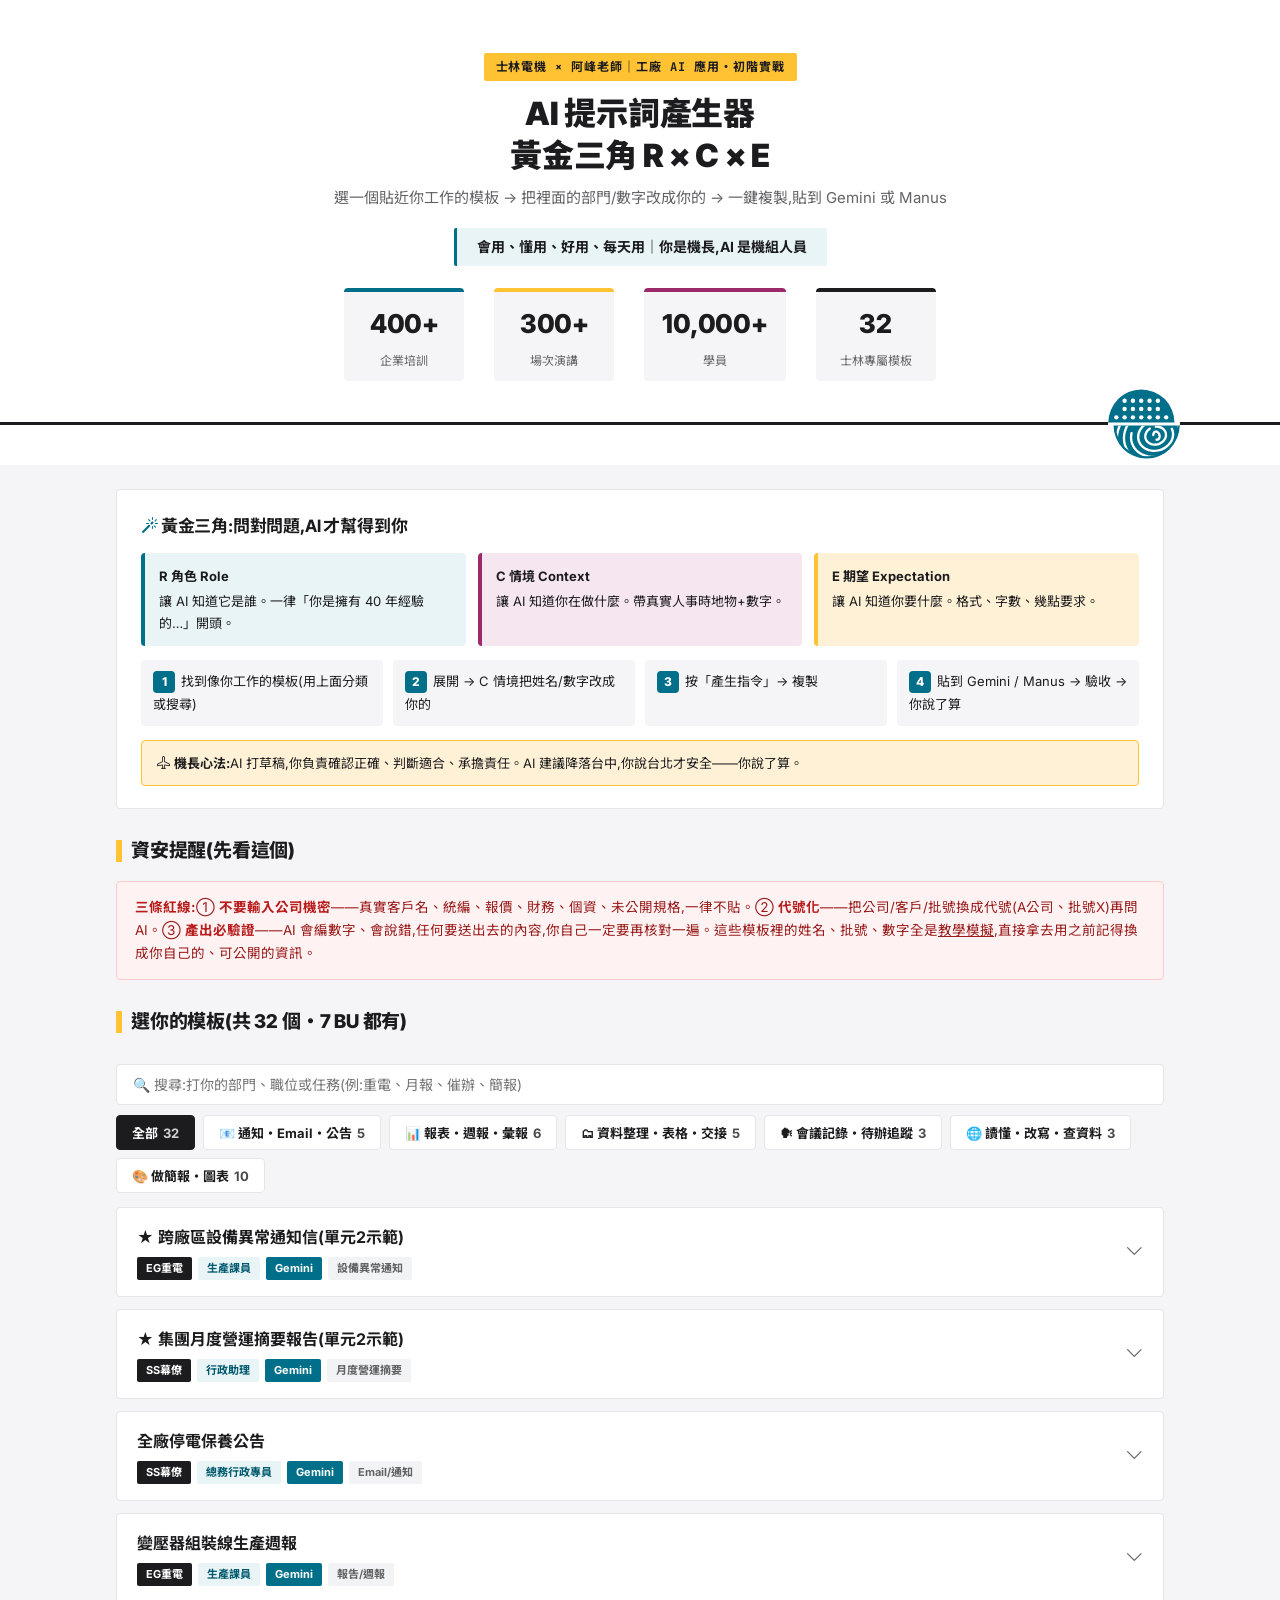
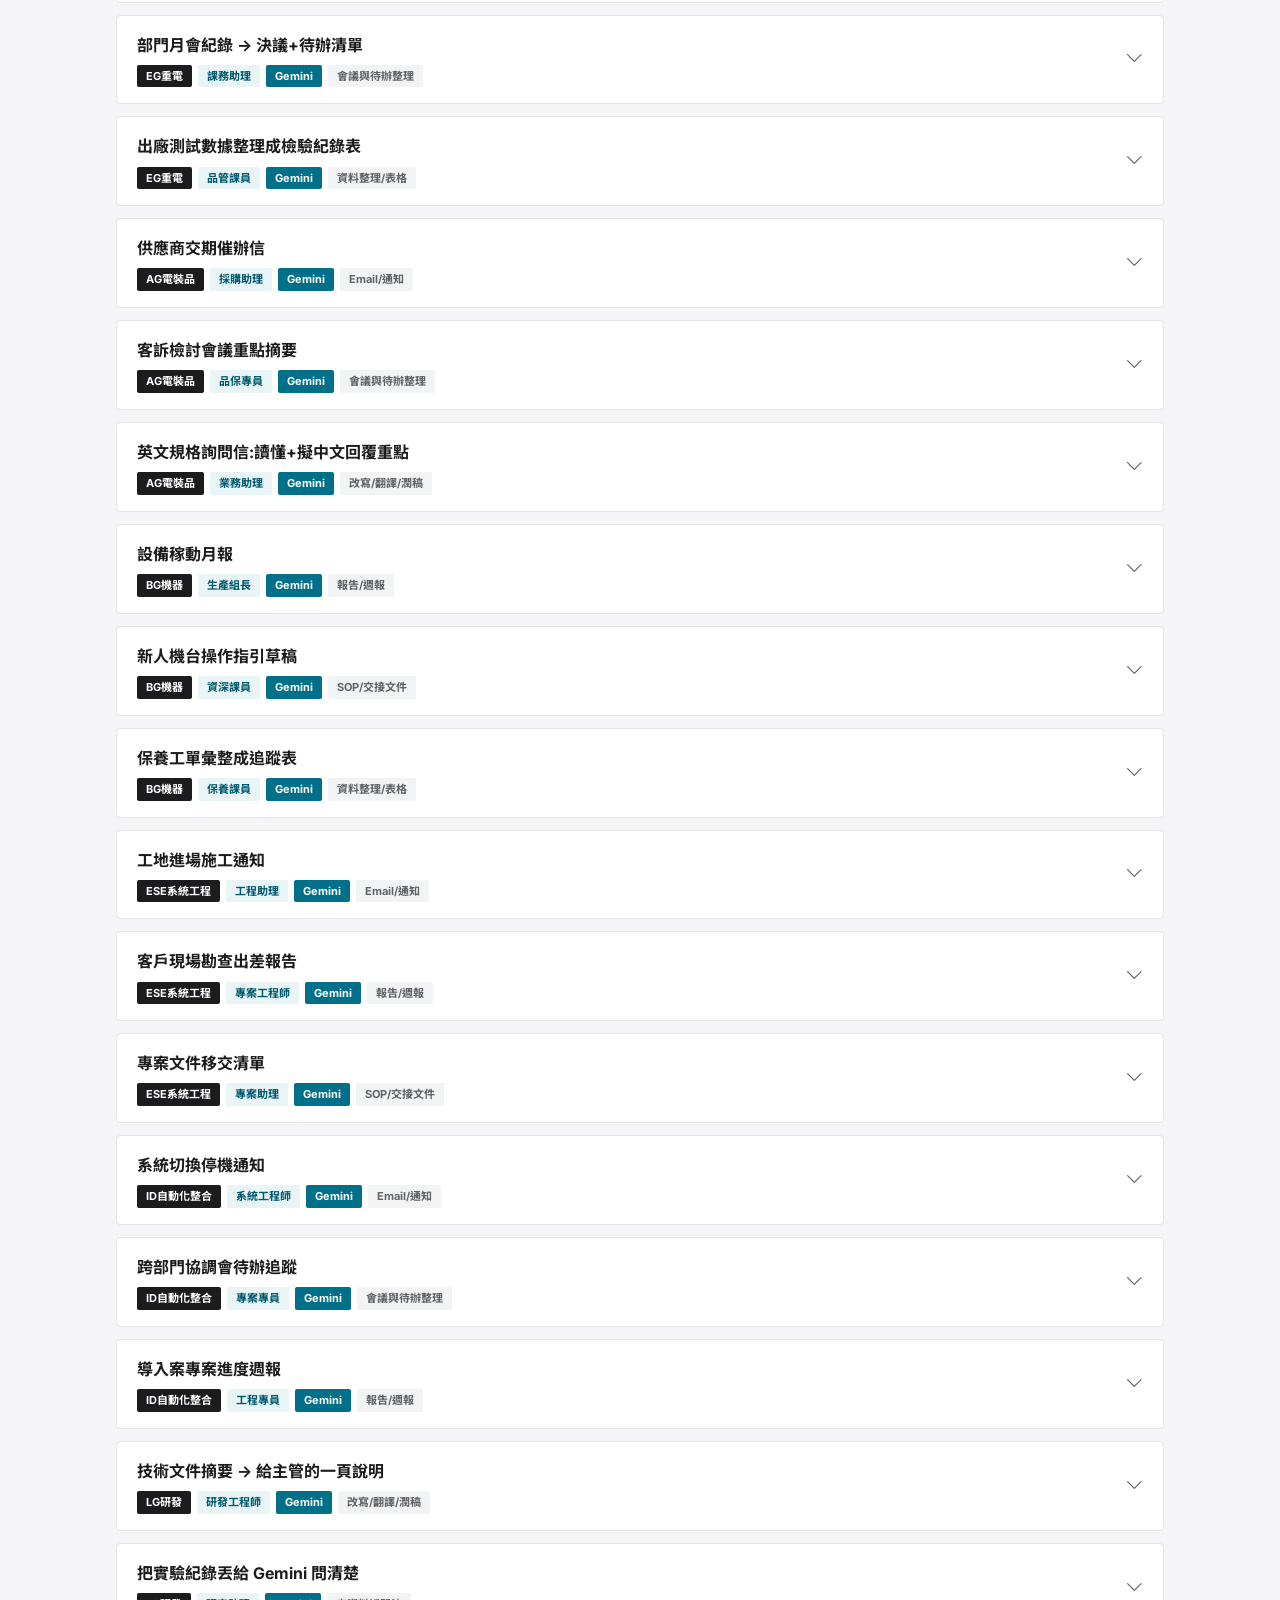
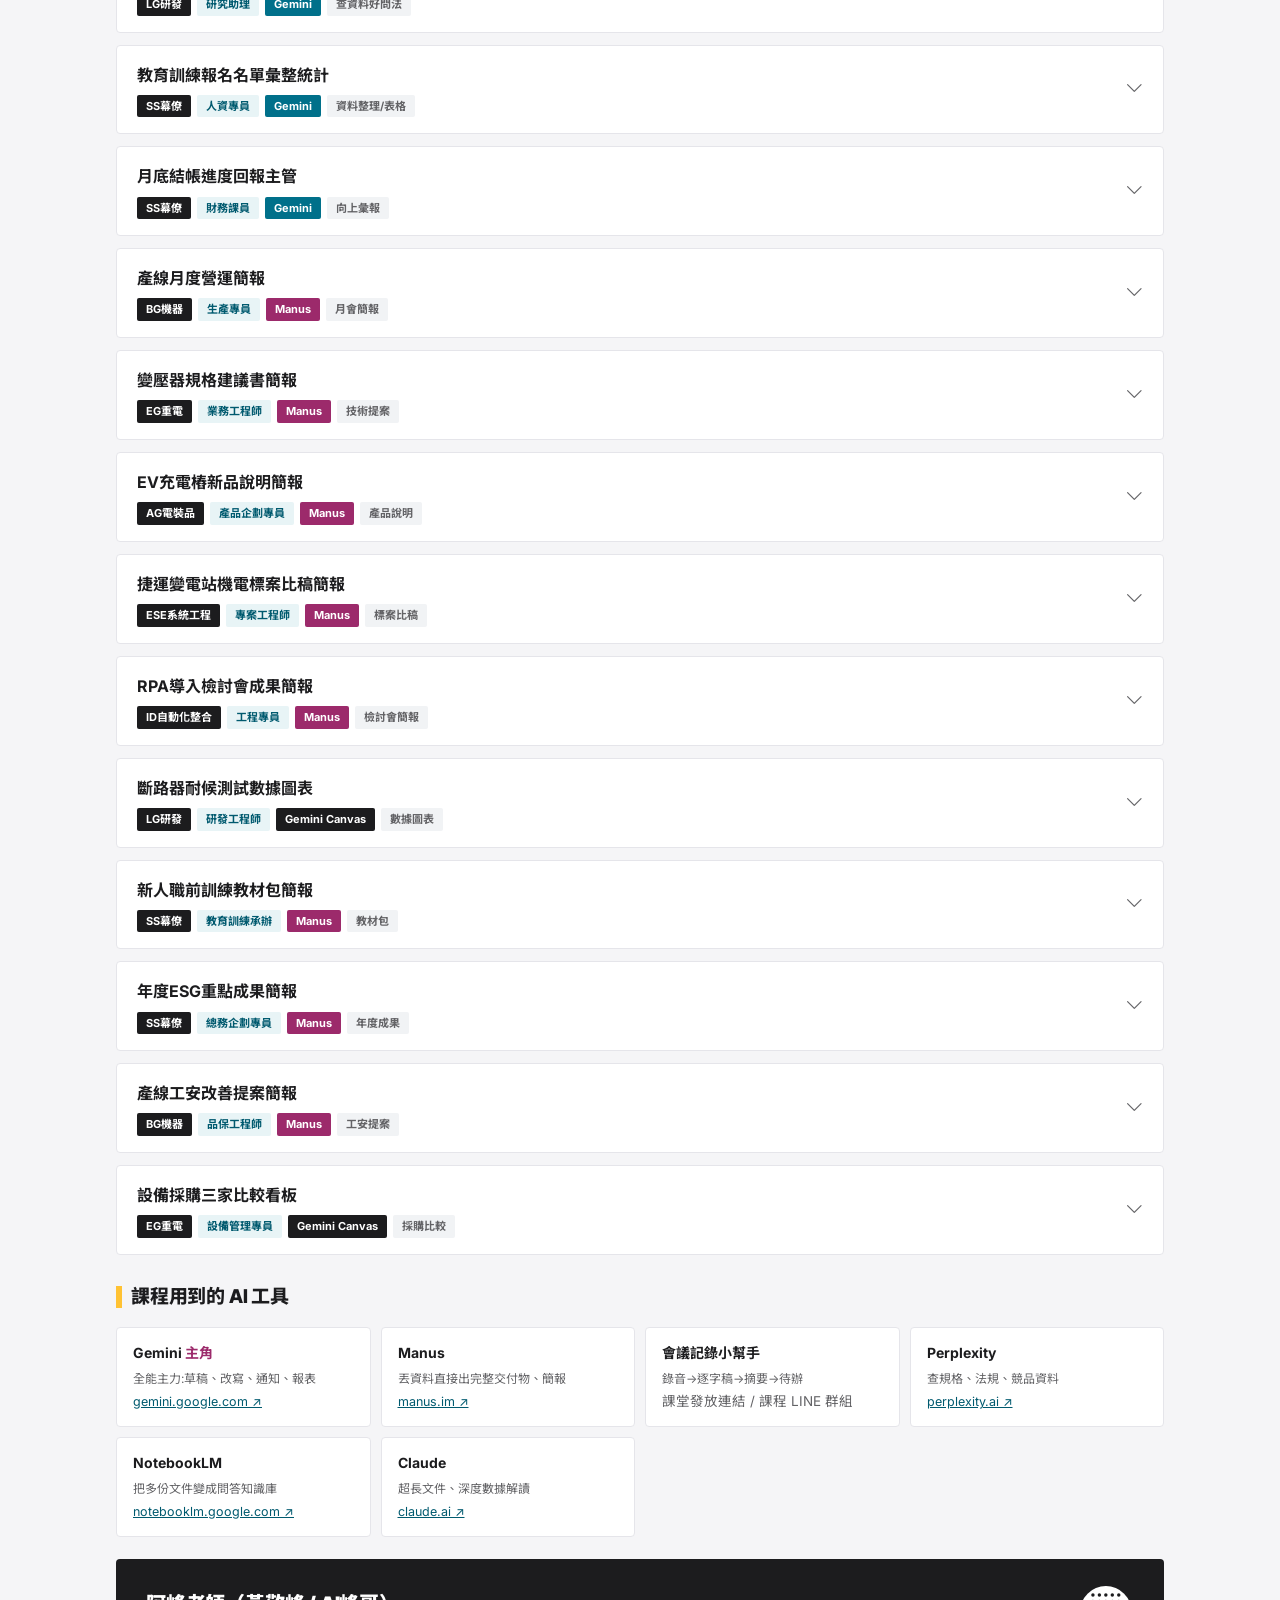
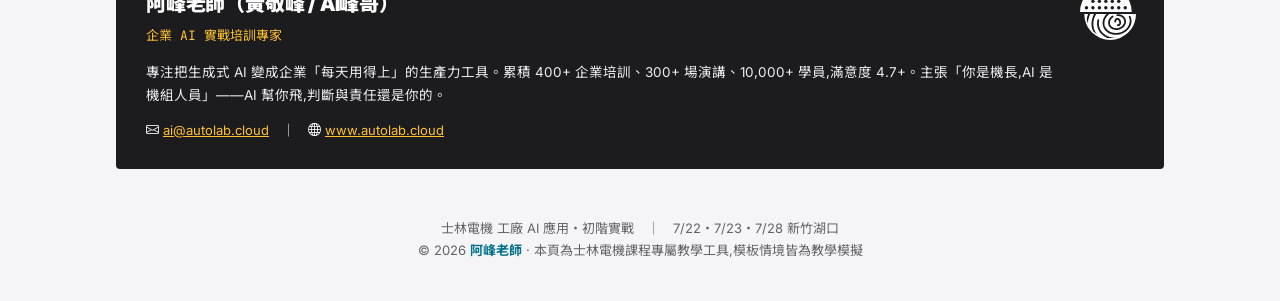
<file: index.html>
<!DOCTYPE html><html lang="zh-Hant"><head>
<meta charset="UTF-8"><meta name="viewport" content="width=device-width,initial-scale=1">
<title>士林電機 · AI 提示詞產生器｜黃金三角 R×C×E</title>
<meta name="description" content="士林電機 7 BU 基層專屬 AI 提示詞產生器。選模板→改成你的→一鍵複製到 Gemini/Manus。阿峰老師企業 AI 培訓。">
<meta name="robots" content="noindex">
<link href="https://cdn.jsdelivr.net/npm/bootstrap-icons@1.11.3/font/bootstrap-icons.css" rel="stylesheet">
<link href="https://fonts.googleapis.com/css2?family=Inter:wght@400;600;800&family=Noto+Sans+TC:wght@400;500;700;900&display=swap" rel="stylesheet">
<style>
:root{--brand:#00B4D8;--brand-d:#0077A0;--ink:#1C1C1E;--grey:#5A5A60;--bg:#F5F8FA;--card:#fff;--line:#E4E9EE;--orange:#FF6B35;--navy:#0A1628;--r:#1E3A8A;--c:#0077A0;--e:#C2410C;--ok:#0A7D4F}
*{box-sizing:border-box;margin:0;padding:0}
body{font-family:"Noto Sans TC","Inter",sans-serif;background:var(--bg);color:var(--ink);line-height:1.7;-webkit-font-smoothing:antialiased}
.wrap{max-width:1080px;margin:0 auto;padding:0 16px}
a{color:var(--brand-d)}
/* Hero */
header.hero{background:linear-gradient(135deg,#0A1628 0%,#0077A0 60%,#00B4D8 100%);color:#fff;padding:52px 0 44px;text-align:center}
.hero .kick{font-size:12px;letter-spacing:3px;font-weight:700;opacity:.85;font-family:Inter}
.hero h1{font-size:32px;font-weight:900;margin:12px 0 8px;line-height:1.3}
.hero .sub{font-size:15px;opacity:.95;margin-bottom:18px}
.hero .motto{display:inline-block;background:rgba(255,255,255,.14);border:1px solid rgba(255,255,255,.25);border-radius:30px;padding:7px 20px;font-size:14px;font-weight:700;margin-bottom:22px}
.stats{display:flex;justify-content:center;gap:30px;flex-wrap:wrap}
.stat b{font-size:26px;font-weight:900;color:#fff;font-family:Inter;display:block}
.stat span{font-size:12px;opacity:.85}
/* Info */
.info{background:var(--card);border:1px solid var(--line);border-radius:16px;padding:22px 24px;margin:-28px auto 20px;position:relative;box-shadow:0 8px 28px rgba(0,60,90,.10)}
.info h2{font-size:17px;color:var(--brand-d);margin-bottom:12px}
.rce-row{display:flex;gap:12px;flex-wrap:wrap;margin-bottom:14px}
.rce-box{flex:1;min-width:200px;border-radius:10px;padding:12px 14px;font-size:13px}
.rce-box.r{background:#EEF2FF;border-left:4px solid var(--r)}
.rce-box.c{background:#E6F4F9;border-left:4px solid var(--c)}
.rce-box.e{background:#FFF1EA;border-left:4px solid var(--e)}
.rce-box b{display:block;margin-bottom:3px}
.steps{display:flex;gap:10px;flex-wrap:wrap;font-size:13px}
.step{flex:1;min-width:150px;background:var(--bg);border-radius:8px;padding:10px 12px}
.step .n{display:inline-block;width:22px;height:22px;line-height:22px;text-align:center;background:var(--brand);color:#fff;border-radius:50%;font-weight:800;font-size:12px;margin-right:6px}
.pilot{background:#FFF6EE;border:1px solid #FFD9C2;border-radius:10px;padding:11px 15px;font-size:13px;color:#8a4423;margin-top:14px}
/* 資安 */
.sec-t{font-size:19px;font-weight:800;color:var(--brand-d);margin:26px 0 14px;display:flex;align-items:center;gap:9px}
.sec-t::before{content:"";width:6px;height:22px;background:var(--orange);border-radius:3px}
.warn{background:#FEF2F2;border:1px solid #FECACA;border-radius:12px;padding:14px 18px;font-size:13.5px;color:#991B1B;margin-bottom:8px}
.warn b{color:#B91C1C}
/* Filter */
.tools-bar{position:sticky;top:0;z-index:20;background:var(--bg);padding:12px 0 8px;margin-bottom:6px}
.search{width:100%;border:1.5px solid var(--line);border-radius:12px;padding:11px 16px;font-size:14px;font-family:inherit;margin-bottom:10px}
.search:focus{outline:none;border-color:var(--brand)}
.filters{display:flex;gap:8px;flex-wrap:wrap}
.fbtn{border:1.5px solid var(--line);background:#fff;color:var(--grey);border-radius:22px;padding:7px 15px;font-size:13px;font-weight:700;cursor:pointer;font-family:inherit;transition:.15s}
.fbtn:hover{border-color:var(--brand)}
.fbtn.active{background:var(--brand);border-color:var(--brand);color:#fff}
.fbtn b{font-family:Inter;opacity:.8;margin-left:2px}
/* Cards */
.tcard{background:var(--card);border:1px solid var(--line);border-radius:14px;margin-bottom:12px;overflow:hidden;box-shadow:0 2px 8px rgba(0,0,0,.03)}
.tcard-head{display:flex;align-items:center;justify-content:space-between;gap:12px;padding:16px 20px;cursor:pointer}
.tcard-head:hover{background:#FAFCFD}
.th-title{font-size:16px;font-weight:700;margin-bottom:6px}
.th-meta{display:flex;gap:6px;flex-wrap:wrap}
.th-meta span{font-size:11px;font-weight:700;padding:2px 9px;border-radius:20px}
.badge-bu{background:var(--navy);color:#fff}
.badge-role{background:#E6F4F9;color:var(--brand-d)}
.badge-tool{color:#fff}
.tool-gemini{background:#0077A0} .tool-manus{background:#6D28D9} .tool-canvas{background:#0B4DA2} .tool-meet{background:#0A7D4F}
.badge-kind{background:#F1F3F5;color:var(--grey)}
.th-chev{color:var(--grey);font-size:18px;transition:.2s;flex-shrink:0}
.tcard.open .th-chev{transform:rotate(180deg)}
.tcard-body{display:none;padding:0 20px 20px;border-top:1px solid var(--line)}
.tcard.open .tcard-body{display:block}
.mat{background:#FFF1EA;border:1px solid #FFD9C2;border-radius:9px;padding:9px 13px;font-size:12.5px;margin:14px 0 4px;color:#8a4423}
.mat a{color:var(--e);font-weight:700;word-break:break-all}
.mat-hint{color:var(--grey);margin-left:4px}
.fld-l{display:block;font-size:13px;font-weight:700;margin:14px 0 5px;color:var(--ink)}
.fld-l .dot{display:inline-block;width:20px;height:20px;line-height:20px;text-align:center;color:#fff;border-radius:5px;font-size:11px;font-weight:800;font-family:Inter;margin-right:5px}
.dot.r{background:var(--r)} .dot.c{background:var(--c)} .dot.e{background:var(--e)}
.fld-l .hint{font-weight:400;font-size:11.5px;color:var(--grey);margin-left:4px}
.fld{width:100%;border:1.5px solid var(--line);border-radius:10px;padding:11px 13px;font-size:13.5px;font-family:inherit;line-height:1.7;color:var(--ink);resize:vertical;background:#FCFDFE}
.fld:focus{outline:none;border-color:var(--brand);background:#fff}
.btns{display:flex;gap:9px;margin-top:14px;flex-wrap:wrap}
.btn-gen{background:var(--brand);color:#fff;border:none;border-radius:10px;padding:11px 22px;font-size:14px;font-weight:800;cursor:pointer;font-family:inherit}
.btn-gen:hover{background:var(--brand-d)}
.btn-reset{background:#fff;color:var(--grey);border:1.5px solid var(--line);border-radius:10px;padding:11px 16px;font-size:13px;font-weight:700;cursor:pointer;font-family:inherit}
.out-wrap{margin-top:16px}
.out-top{display:flex;justify-content:space-between;align-items:center;font-size:13px;font-weight:700;color:var(--brand-d);margin-bottom:6px}
.btn-copy{background:var(--ok);color:#fff;border:none;border-radius:8px;padding:6px 14px;font-size:12.5px;font-weight:700;cursor:pointer;font-family:inherit}
.btn-copy.done{background:#059669}
.out{background:var(--navy);color:#E8F0F5;border-radius:10px;padding:16px 18px;font-size:13px;line-height:1.75;white-space:pre-wrap;word-break:break-word;font-family:"Noto Sans TC",monospace;max-height:340px;overflow:auto}
.empty{text-align:center;color:var(--grey);padding:40px;display:none}
/* Tools */
.toollist{display:grid;grid-template-columns:repeat(auto-fill,minmax(220px,1fr));gap:10px}
.tool-card{background:#fff;border:1px solid var(--line);border-radius:11px;padding:13px 16px;font-size:13.5px}
.tool-card b{display:block;font-size:14px;margin-bottom:2px}
.tool-card a{font-size:12.5px;word-break:break-all}
.tool-card .role{color:var(--grey);font-size:12px}
/* 講師 */
.teacher{background:var(--navy);color:#fff;border-radius:16px;padding:28px 30px;margin:22px 0}
.teacher h3{font-size:20px;font-weight:900;margin-bottom:4px}
.teacher .t-sub{color:#8FD4E8;font-size:13px;margin-bottom:14px}
.teacher p{font-size:13.5px;opacity:.92;margin-bottom:8px}
.teacher .t-contact{font-size:13px;margin-top:12px}
.teacher .t-contact a{color:#8FD4E8}
footer{text-align:center;padding:26px 0 40px;color:var(--grey);font-size:13px}
footer b{color:var(--brand-d)}
@media(max-width:600px){.hero h1{font-size:25px}.stats{gap:18px}.stat b{font-size:21px}.th-title{font-size:15px}}
</style>
<link rel="stylesheet" href="assets/autolab-signoff-theme.css">
</head><body>

<header class="hero"><div class="wrap">
  <div class="kick">士林電機 × 阿峰老師｜工廠 AI 應用・初階實戰</div>
  <h1>AI 提示詞產生器<br>黃金三角 R × C × E</h1>
  <div class="sub">選一個貼近你工作的模板 → 把裡面的部門/數字改成你的 → 一鍵複製,貼到 Gemini 或 Manus</div>
  <div class="motto">會用、懂用、好用、每天用｜你是機長,AI 是機組人員</div>
  <div class="stats">
    <div class="stat"><b>400+</b><span>企業培訓</span></div>
    <div class="stat"><b>300+</b><span>場次演講</span></div>
    <div class="stat"><b>10,000+</b><span>學員</span></div>
    <div class="stat"><b>32</b><span>士林專屬模板</span></div>
  </div>
</div></header>

<div class="wrap">
  <div class="info">
    <h2><i class="bi bi-magic"></i> 黃金三角:問對問題,AI 才幫得到你</h2>
    <div class="rce-row">
      <div class="rce-box r"><b>R 角色 Role</b>讓 AI 知道它是誰。一律「你是擁有 40 年經驗的…」開頭。</div>
      <div class="rce-box c"><b>C 情境 Context</b>讓 AI 知道你在做什麼。帶真實人事時地物+數字。</div>
      <div class="rce-box e"><b>E 期望 Expectation</b>讓 AI 知道你要什麼。格式、字數、幾點要求。</div>
    </div>
    <div class="steps">
      <div class="step"><span class="n">1</span>找到像你工作的模板(用上面分類或搜尋)</div>
      <div class="step"><span class="n">2</span>展開 → C 情境把姓名/數字改成你的</div>
      <div class="step"><span class="n">3</span>按「產生指令」→ 複製</div>
      <div class="step"><span class="n">4</span>貼到 Gemini / Manus → 驗收 → 你說了算</div>
    </div>
    <div class="pilot"><i class="bi bi-airplane"></i> <b>機長心法:</b>AI 打草稿,你負責確認正確、判斷適合、承擔責任。AI 建議降落台中,你說台北才安全——你說了算。</div>
  </div>

  <div class="sec-t">資安提醒(先看這個)</div>
  <div class="warn"><b>三條紅線:</b>① <b>不要輸入公司機密</b>——真實客戶名、統編、報價、財務、個資、未公開規格,一律不貼。② <b>代號化</b>——把公司/客戶/批號換成代號(A公司、批號X)再問 AI。③ <b>產出必驗證</b>——AI 會編數字、會說錯,任何要送出去的內容,你自己一定要再核對一遍。這些模板裡的姓名、批號、數字全是<u>教學模擬</u>,直接拿去用之前記得換成你自己的、可公開的資訊。</div>

  <div class="sec-t">選你的模板(共 32 個・7 BU 都有)</div>
  <div class="tools-bar">
    <input class="search" id="search" placeholder="🔍 搜尋:打你的部門、職位或任務(例:重電、月報、催辦、簡報)" oninput="doSearch()">
    <div class="filters"><button class="fbtn active" data-f="all" onclick="flt(this)">全部 <b>32</b></button><button class="fbtn" data-f="notify" onclick="flt(this)">📧 通知・Email・公告 <b>5</b></button><button class="fbtn" data-f="report" onclick="flt(this)">📊 報表・週報・彙報 <b>6</b></button><button class="fbtn" data-f="organize" onclick="flt(this)">🗂 資料整理・表格・交接 <b>5</b></button><button class="fbtn" data-f="meeting" onclick="flt(this)">🗣 會議記錄・待辦追蹤 <b>3</b></button><button class="fbtn" data-f="read" onclick="flt(this)">🌐 讀懂・改寫・查資料 <b>3</b></button><button class="fbtn" data-f="slides" onclick="flt(this)">🎨 做簡報・圖表 <b>10</b></button></div>
  </div>

  <div id="grid">
<div class="tcard" data-cat="notify" data-kw="跨廠區設備異常通知信(單元2示範) EG重電 生產課員 設備異常通知">
  <div class="tcard-head" onclick="toggle(this)">
    <div class="th-l">
      <div class="th-title">★ 跨廠區設備異常通知信(單元2示範)</div>
      <div class="th-meta"><span class="badge-bu">EG重電</span><span class="badge-role">生產課員</span><span class="badge-tool tool-gemini">Gemini</span><span class="badge-kind">設備異常通知</span></div>
    </div>
    <i class="bi bi-chevron-down th-chev"></i>
  </div>
  <div class="tcard-body">
    
    <label class="fld-l"><span class="dot r">R</span> 角色 Role <span class="hint">你是誰(這格通常照用就好)</span></label>
    <textarea class="fld role" rows="4">你是擁有 40 年經驗的台灣製造業工廠管理顧問,專精電機電業設備廠的品質異常處理流程與跨廠區溝通管理。你曾任職於多家上市電機設備公司的品管與製造部門,協助建立設備異常分級通報機制,深知一封品質異常通知若寫不清楚,輕則造成跨部門誤會、延誤處置,重則影響客戶出貨時程與合約罰款。你了解重電產品(變壓器、斷路器、配電盤)的製程特性,也清楚工廠基層課員在資訊傳達上常見的盲點——描述太籠統讓人抓不到重點、沒附上批號與時間戳讓追溯困難、或用語過於口語讓高層看不懂。</textarea>
    <label class="fld-l"><span class="dot c">C</span> 情境 Context <span class="hint">⚠️ 把姓名 / 部門 / 數字 / 批號 / 日期改成你自己的</span></label>
    <textarea class="fld context" rows="6">士林電機重電事業部課員陳俊宏,負責配電盤組裝線的日常品質記錄。這週三早上 09:15,他在對型號 SM-12 中壓開關盤進行出廠前測試時,發現其中 2 台(批號 SL-2026-0618-04、SL-2026-0618-07)的絕緣耐壓測試值偏低,測得值分別為 22.4kV 和 21.8kV,低於規格下限 24kV。這 2 台原訂本週五出貨,客戶是台電的變電站工程,共 8 台設備,其餘 6 台測試正常。陳俊宏需要立即發一封跨部門通知給品管部、製造課長、業務部,說明異常狀況,請求緊急會議決定是否能趕工修復或需向客戶申請延期。</textarea>
    <label class="fld-l"><span class="dot e">E</span> 期望 Expectation <span class="hint">要什麼格式、幾點要求(可微調)</span></label>
    <textarea class="fld expect" rows="6">請幫我撰寫一封跨部門設備異常通知 Email。要求:(1) 主旨提供 2 個版本,格式建議【緊急】[異常類型]—[批號]—[影響出貨日]。(2) 正文分四段:異常描述(具體測試數值、批號、台數)、初步研判原因、可能影響範圍(出貨時程、客戶合約)、建議緊急行動(含時間建議),每段不超過 5 行。(3) 語氣務實清楚,數字精確到小數點一位,不用「可能」「大概」等模糊詞。(4) 信尾附聯絡方式佔位(分機號)及測試記錄表附件說明。(5) 全文 280-350 字,讓忙碌主管 1 分鐘讀完做決策。</textarea>
    <div class="btns">
      <button class="btn-gen" onclick="gen(this)"><i class="bi bi-stars"></i> 產生指令</button>
      <button class="btn-reset" onclick="resetCard(this)"><i class="bi bi-arrow-counterclockwise"></i> 還原範例</button>
    </div>
    <div class="out-wrap" style="display:none">
      <div class="out-top"><span><i class="bi bi-clipboard-check"></i> 完整指令(複製後貼到 Gemini)</span>
        <button class="btn-copy" onclick="cp(this)"><i class="bi bi-clipboard"></i> 複製</button></div>
      <pre class="out"></pre>
    </div>
  </div>
</div>
<div class="tcard" data-cat="report" data-kw="集團月度營運摘要報告(單元2示範) SS幕僚 行政助理 月度營運摘要">
  <div class="tcard-head" onclick="toggle(this)">
    <div class="th-l">
      <div class="th-title">★ 集團月度營運摘要報告(單元2示範)</div>
      <div class="th-meta"><span class="badge-bu">SS幕僚</span><span class="badge-role">行政助理</span><span class="badge-tool tool-gemini">Gemini</span><span class="badge-kind">月度營運摘要</span></div>
    </div>
    <i class="bi bi-chevron-down th-chev"></i>
  </div>
  <div class="tcard-body">
    
    <label class="fld-l"><span class="dot r">R</span> 角色 Role <span class="hint">你是誰(這格通常照用就好)</span></label>
    <textarea class="fld role" rows="4">你是擁有 40 年經驗的企業行政管理顧問,專精台灣製造業大型集團的部門績效追蹤報告設計與行政文書標準化作業。你服務過多家上市製造業集團,協助人事行政、幕僚單位建立定期報告模板,深知一份好的週報或月報要讓高層在 3 分鐘內掌握關鍵訊息,而不是讓他們翻一堆數字自己找重點。你了解製造業幕僚行政人員的實際困境:每月底要從各部門收集 20 到 30 份數據回報、整合進統一格式、再向上呈報,光靠人工往往耗掉一整天,格式一旦不統一就被主管退回重來。</textarea>
    <label class="fld-l"><span class="dot c">C</span> 情境 Context <span class="hint">⚠️ 把姓名 / 部門 / 數字 / 批號 / 日期改成你自己的</span></label>
    <textarea class="fld context" rows="6">士林電機幕僚單位行政助理林佳穎,負責每月彙整集團各 BU(重電、電裝品、機器、系統工程、自動化整合、研發、幕僚)的月度人力出勤與生產稼動率數據,產出一份給執行長室的「月度營運摘要報告」。這個月收到的原始資料包含:7 個 BU 各自提交的 Excel 出勤表、每日稼動率記錄 csv 檔共 7 份、以及各部門主管用 LINE 傳來的文字說明。7 月份數據特別複雜,因為有颱風假影響 2 天(7/11、7/12),加班核銷單據比往常多出 40%,且自動化整合部有一台關鍵設備故障停機 3 天(7/14-7/16),稼動率從月均 87% 驟降至該週 61%。今天是 8 月 2 日,她有 1.5 天完成整理與撰寫。</textarea>
    <label class="fld-l"><span class="dot e">E</span> 期望 Expectation <span class="hint">要什麼格式、幾點要求(可微調)</span></label>
    <textarea class="fld expect" rows="6">請把以上原始資料整理成可直接呈報執行長室的「7 月份月度營運摘要報告」。要求:(1) 報告分四區塊:人力出勤概況(含颱風假影響說明)、各 BU 生產稼動率比較表(橫列 BU、直欄週次、最後一欄月均值)、本月異常事件摘要、下月預計影響事項,每區塊用小標題分開。(2) 稼動率比較表以純文字固定欄寬對齊,方便貼進 Word。(3) 異常事件摘要寫清楚:日期/影響部門/影響程度(稼動率%)/目前處置狀態。(4) 語氣正式數字精確,不用「相關」「部分」等模糊詞。(5) 全文 400 字以內,附「數據來源與製表人」說明行(用佔位符)。</textarea>
    <div class="btns">
      <button class="btn-gen" onclick="gen(this)"><i class="bi bi-stars"></i> 產生指令</button>
      <button class="btn-reset" onclick="resetCard(this)"><i class="bi bi-arrow-counterclockwise"></i> 還原範例</button>
    </div>
    <div class="out-wrap" style="display:none">
      <div class="out-top"><span><i class="bi bi-clipboard-check"></i> 完整指令(複製後貼到 Gemini)</span>
        <button class="btn-copy" onclick="cp(this)"><i class="bi bi-clipboard"></i> 複製</button></div>
      <pre class="out"></pre>
    </div>
  </div>
</div>
<div class="tcard" data-cat="notify" data-kw="全廠停電保養公告 SS幕僚 總務行政專員 Email/通知">
  <div class="tcard-head" onclick="toggle(this)">
    <div class="th-l">
      <div class="th-title">全廠停電保養公告</div>
      <div class="th-meta"><span class="badge-bu">SS幕僚</span><span class="badge-role">總務行政專員</span><span class="badge-tool tool-gemini">Gemini</span><span class="badge-kind">Email/通知</span></div>
    </div>
    <i class="bi bi-chevron-down th-chev"></i>
  </div>
  <div class="tcard-body">
    
    <label class="fld-l"><span class="dot r">R</span> 角色 Role <span class="hint">你是誰(這格通常照用就好)</span></label>
    <textarea class="fld role" rows="4">你是擁有 40 年經驗的企業行政溝通顧問,專精製造業廠區公告與跨部門通知的撰寫規範,曾協助數十家上市製造公司建立行政公告模板與發布流程。你深知一份好公告要讓產線、辦公室、警衛室三種完全不同的讀者,在 30 秒內都知道「跟我有什麼關係、我該做什麼」;寫得不清楚,當天就會有人白跑一趟或設備忘了關。</textarea>
    <label class="fld-l"><span class="dot c">C</span> 情境 Context <span class="hint">⚠️ 把姓名 / 部門 / 數字 / 批號 / 日期改成你自己的</span></label>
    <textarea class="fld context" rows="6">我是士林電機幕僚單位的總務行政專員。工務部門用 LINE 傳來一段話:「下週六 08:00-17:00 全廠高壓設備年度保養,全區停電,UPS 只保機房,餐廳不開,加班要事先申請改到別棟,冰箱東西記得清」。主管要我今天下班前發出正式公告給全體同仁(約 800 人,含產線輪班人員),用 Email 與公佈欄兩種版本。我以前寫公告常被唸「太像聊天」,這次想一次把格式寫對。</textarea>
    <label class="fld-l"><span class="dot e">E</span> 期望 Expectation <span class="hint">要什麼格式、幾點要求(可微調)</span></label>
    <textarea class="fld expect" rows="6">請把以上資訊整理成正式停電保養公告,產出兩個版本:(1) Email 版(全文 300 字內):主旨一行含日期與影響範圍;正文分「停電時間/影響範圍/同仁配合事項/聯絡窗口」四段,配合事項用條列、每條以動詞開頭;(2) 公佈欄版:150 字內、字句更短、重點加【】標示;(3) 兩版語氣正式但不生硬,不用「請惠予配合」這類老公文腔;(4) 聯絡窗口用佔位符(分機○○○);(5) 產線輪班同仁的注意事項單獨一條,避免只寫給辦公室的人看。</textarea>
    <div class="btns">
      <button class="btn-gen" onclick="gen(this)"><i class="bi bi-stars"></i> 產生指令</button>
      <button class="btn-reset" onclick="resetCard(this)"><i class="bi bi-arrow-counterclockwise"></i> 還原範例</button>
    </div>
    <div class="out-wrap" style="display:none">
      <div class="out-top"><span><i class="bi bi-clipboard-check"></i> 完整指令(複製後貼到 Gemini)</span>
        <button class="btn-copy" onclick="cp(this)"><i class="bi bi-clipboard"></i> 複製</button></div>
      <pre class="out"></pre>
    </div>
  </div>
</div>
<div class="tcard" data-cat="report" data-kw="變壓器組裝線生產週報 EG重電 生產課員 報告/週報">
  <div class="tcard-head" onclick="toggle(this)">
    <div class="th-l">
      <div class="th-title">變壓器組裝線生產週報</div>
      <div class="th-meta"><span class="badge-bu">EG重電</span><span class="badge-role">生產課員</span><span class="badge-tool tool-gemini">Gemini</span><span class="badge-kind">報告/週報</span></div>
    </div>
    <i class="bi bi-chevron-down th-chev"></i>
  </div>
  <div class="tcard-body">
    
    <label class="fld-l"><span class="dot r">R</span> 角色 Role <span class="hint">你是誰(這格通常照用就好)</span></label>
    <textarea class="fld role" rows="4">你是擁有 40 年經驗的電機製造業生產管理顧問，專精變壓器與重電設備組裝線的產能規劃與週報制度設計，輔導過數十家電機廠建立標準化生產週報範本超過百份。你深知一份好週報要讓主管一眼看出進度落後在哪裡，而不是自己在數字堆裡找答案。</textarea>
    <label class="fld-l"><span class="dot c">C</span> 情境 Context <span class="hint">⚠️ 把姓名 / 部門 / 數字 / 批號 / 日期改成你自己的</span></label>
    <textarea class="fld context" rows="6">我是士林電機重電事業群變壓器組裝線的生產課員，每週五要交「生產週報」給課長。這週(模擬數據)產線目標產出12台油浸式變壓器，實際完成9台，其中2台因銅線到料延誤卡在繞線站，1台因客戶(某電力公司)變更規格暫停；另有1名新進同仁教育訓練占用半天人力。我平常都是想到什麼寫什麼，上次被課長唸「進度掉在哪一站都看不出來」，這次想把週報寫清楚。</textarea>
    <label class="fld-l"><span class="dot e">E</span> 期望 Expectation <span class="hint">要什麼格式、幾點要求(可微調)</span></label>
    <textarea class="fld expect" rows="6">請幫我把以上內容整理成「生產週報」：(1)四欄式：本週產出/落後原因/影響範圍/下週因應(2)每欄先講結論、數字精確到台數與站別，不用「大概、可能」，讓課長一看數字就能判斷要不要介入(3)落後原因要點出卡在哪一站，不要寫成「進度不如預期」這種看不出站別的空話(4)新增「本週提醒」一行給課長，全文220字內(5)語氣正式、條列呈現，可直接貼進報告。</textarea>
    <div class="btns">
      <button class="btn-gen" onclick="gen(this)"><i class="bi bi-stars"></i> 產生指令</button>
      <button class="btn-reset" onclick="resetCard(this)"><i class="bi bi-arrow-counterclockwise"></i> 還原範例</button>
    </div>
    <div class="out-wrap" style="display:none">
      <div class="out-top"><span><i class="bi bi-clipboard-check"></i> 完整指令(複製後貼到 Gemini)</span>
        <button class="btn-copy" onclick="cp(this)"><i class="bi bi-clipboard"></i> 複製</button></div>
      <pre class="out"></pre>
    </div>
  </div>
</div>
<div class="tcard" data-cat="meeting" data-kw="部門月會紀錄 → 決議+待辦清單 EG重電 課務助理 會議與待辦整理">
  <div class="tcard-head" onclick="toggle(this)">
    <div class="th-l">
      <div class="th-title">部門月會紀錄 → 決議+待辦清單</div>
      <div class="th-meta"><span class="badge-bu">EG重電</span><span class="badge-role">課務助理</span><span class="badge-tool tool-gemini">Gemini</span><span class="badge-kind">會議與待辦整理</span></div>
    </div>
    <i class="bi bi-chevron-down th-chev"></i>
  </div>
  <div class="tcard-body">
    
    <label class="fld-l"><span class="dot r">R</span> 角色 Role <span class="hint">你是誰(這格通常照用就好)</span></label>
    <textarea class="fld role" rows="4">你是擁有 40 年經驗的製造業行政管理總監，專精產線部門的會議記錄標準化與待辦追蹤機制設計，輔導過上百場電機廠部門月會導入決議追蹤系統，大幅減少會後各單位各自解讀的落差。你深知一份好會議紀錄要讓沒開會的人也看得懂誰要做什麼、何時要完成。</textarea>
    <label class="fld-l"><span class="dot c">C</span> 情境 Context <span class="hint">⚠️ 把姓名 / 部門 / 數字 / 批號 / 日期改成你自己的</span></label>
    <textarea class="fld context" rows="6">我是士林電機重電事業群的課務助理，本週三部門月會由課長主持，8位組長與課級主管參加。會中討論(模擬數據)：變壓器產線良率從92%降到88%需要追原因、新到的自動化收線機下月試機、有同仁反映夜班交接單格式一直不統一。課長邊講我邊抄逐字稿，會議記錄常常寫成一大段文字，主管說看不出誰要做什麼、什麼時候要交，要我改成決議跟待辦分開的格式。</textarea>
    <label class="fld-l"><span class="dot e">E</span> 期望 Expectation <span class="hint">要什麼格式、幾點要求(可微調)</span></label>
    <textarea class="fld expect" rows="6">這是這場部門月會的內容，請幫我整理成兩個區塊放進會議紀錄：(1)決議摘要，每項決議一句話、後面加一句背景原因，不要只寫結論、看不出原因(2)待辦清單表格，欄位為「待辦事項/負責人/期限/狀態」，事項描述要具體到動作(3)負責人優先寫模擬姓名(如王課長)，沒指定的先標「待指派」，期限精確到日期(4)全文含表格控制在400字內，可直接複製貼上(5)語氣簡潔正式，不要寫成逐字稿式長句。</textarea>
    <div class="btns">
      <button class="btn-gen" onclick="gen(this)"><i class="bi bi-stars"></i> 產生指令</button>
      <button class="btn-reset" onclick="resetCard(this)"><i class="bi bi-arrow-counterclockwise"></i> 還原範例</button>
    </div>
    <div class="out-wrap" style="display:none">
      <div class="out-top"><span><i class="bi bi-clipboard-check"></i> 完整指令(複製後貼到 Gemini)</span>
        <button class="btn-copy" onclick="cp(this)"><i class="bi bi-clipboard"></i> 複製</button></div>
      <pre class="out"></pre>
    </div>
  </div>
</div>
<div class="tcard" data-cat="organize" data-kw="出廠測試數據整理成檢驗紀錄表 EG重電 品管課員 資料整理/表格">
  <div class="tcard-head" onclick="toggle(this)">
    <div class="th-l">
      <div class="th-title">出廠測試數據整理成檢驗紀錄表</div>
      <div class="th-meta"><span class="badge-bu">EG重電</span><span class="badge-role">品管課員</span><span class="badge-tool tool-gemini">Gemini</span><span class="badge-kind">資料整理/表格</span></div>
    </div>
    <i class="bi bi-chevron-down th-chev"></i>
  </div>
  <div class="tcard-body">
    
    <label class="fld-l"><span class="dot r">R</span> 角色 Role <span class="hint">你是誰(這格通常照用就好)</span></label>
    <textarea class="fld role" rows="4">你是擁有 40 年經驗的電機製造業品質保證資深經理，專精出廠測試數據的檢驗紀錄表設計與稽核備查，輔導過數十家上市電機廠通過第三方品保稽核。你深知一張檢驗紀錄表若欄位對不齊、數據排列亂，稽核當天翻資料翻半天，連自己都會心慌。</textarea>
    <label class="fld-l"><span class="dot c">C</span> 情境 Context <span class="hint">⚠️ 把姓名 / 部門 / 數字 / 批號 / 日期改成你自己的</span></label>
    <textarea class="fld context" rows="6">我是士林電機重電事業群的品管課員，負責把出廠測試的原始數據整理成檢驗紀錄表存查。這批(模擬批號 B-0710)共5台配電盤，測試項目有絕緣電阻、耐壓測試、溫升測試三項，數據原本記在測試員的手寫記錄紙與Excel兩邊，格式一直不一致。上次交出去的紀錄表被品保主管退回，說欄位亂七八糟看不出哪台對應哪個數據，要我重做一次，白白多花兩小時。</textarea>
    <label class="fld-l"><span class="dot e">E</span> 期望 Expectation <span class="hint">要什麼格式、幾點要求(可微調)</span></label>
    <textarea class="fld expect" rows="6">麻煩把這批數據轉成標準「檢驗紀錄表」：(1)欄位固定為「測試項目/受測物編號/測試值/合格基準/判定」，同一測試項目的數據排在一起(2)判定欄自動寫「合格」或「不合格」，不用我自己看基準比對(3)表格最後加一行統計，共幾台合格、幾台待複測(4)不要寫成像上次那樣欄位亂跳、看不出哪台對哪個數據(5)全文含表格300字內，語氣中性專業、格式工整可直接列印存查。</textarea>
    <div class="btns">
      <button class="btn-gen" onclick="gen(this)"><i class="bi bi-stars"></i> 產生指令</button>
      <button class="btn-reset" onclick="resetCard(this)"><i class="bi bi-arrow-counterclockwise"></i> 還原範例</button>
    </div>
    <div class="out-wrap" style="display:none">
      <div class="out-top"><span><i class="bi bi-clipboard-check"></i> 完整指令(複製後貼到 Gemini)</span>
        <button class="btn-copy" onclick="cp(this)"><i class="bi bi-clipboard"></i> 複製</button></div>
      <pre class="out"></pre>
    </div>
  </div>
</div>
<div class="tcard" data-cat="notify" data-kw="供應商交期催辦信 AG電裝品 採購助理 Email/通知">
  <div class="tcard-head" onclick="toggle(this)">
    <div class="th-l">
      <div class="th-title">供應商交期催辦信</div>
      <div class="th-meta"><span class="badge-bu">AG電裝品</span><span class="badge-role">採購助理</span><span class="badge-tool tool-gemini">Gemini</span><span class="badge-kind">Email/通知</span></div>
    </div>
    <i class="bi bi-chevron-down th-chev"></i>
  </div>
  <div class="tcard-body">
    
    <label class="fld-l"><span class="dot r">R</span> 角色 Role <span class="hint">你是誰(這格通常照用就好)</span></label>
    <textarea class="fld role" rows="4">你是擁有40年經驗的供應鏈採購管理專家，專精電子零組件與電裝品產業的供應商交期控管、催貨談判與異常追蹤技巧，曾輔導超過百家電子製造業與代工廠建立供應商績效評核與交期預警制度，深諳基層採購人員面對延遲交期時的溝通眉角與話術拿捏</textarea>
    <label class="fld-l"><span class="dot c">C</span> 情境 Context <span class="hint">⚠️ 把姓名 / 部門 / 數字 / 批號 / 日期改成你自己的</span></label>
    <textarea class="fld context" rows="6">我是士林電機AG電裝品部門的採購助理，負責跟催一批繼電器模組（型號MK-7420，模擬）的到貨，供應商是某電子零組件商，原訂7月15日交貨，已延遲兩週，產線等這批料件已停機兩天。上週我用LINE傳訊息催貨，對方已讀不回，主管在會議上唸我催貨信寫得太客氣、對方感受不到急迫性，我很想學怎麼把催貨信寫得有力道、對方會馬上處理，但又不失禮貌，不要越催越得罪供應商</textarea>
    <label class="fld-l"><span class="dot e">E</span> 期望 Expectation <span class="hint">要什麼格式、幾點要求(可微調)</span></label>
    <textarea class="fld expect" rows="6">請幫我用Gemini寫一封給供應商的交期催辦信，需求如下：(1)開頭先簡述採購單號與原訂交期，語氣專業不卑不亢(2)明確指出目前已延遲天數對產線的實際影響(3)提出具體到貨期限並要求對方24小時內回覆確認(4)保留後續合作空間，避免情緒化字眼(5)全文200字內，適合直接複製貼上寄出；不要寫成『拜託幫我加快』這種太客氣、沒有壓迫感的語氣</textarea>
    <div class="btns">
      <button class="btn-gen" onclick="gen(this)"><i class="bi bi-stars"></i> 產生指令</button>
      <button class="btn-reset" onclick="resetCard(this)"><i class="bi bi-arrow-counterclockwise"></i> 還原範例</button>
    </div>
    <div class="out-wrap" style="display:none">
      <div class="out-top"><span><i class="bi bi-clipboard-check"></i> 完整指令(複製後貼到 Gemini)</span>
        <button class="btn-copy" onclick="cp(this)"><i class="bi bi-clipboard"></i> 複製</button></div>
      <pre class="out"></pre>
    </div>
  </div>
</div>
<div class="tcard" data-cat="meeting" data-kw="客訴檢討會議重點摘要 AG電裝品 品保專員 會議與待辦整理">
  <div class="tcard-head" onclick="toggle(this)">
    <div class="th-l">
      <div class="th-title">客訴檢討會議重點摘要</div>
      <div class="th-meta"><span class="badge-bu">AG電裝品</span><span class="badge-role">品保專員</span><span class="badge-tool tool-gemini">Gemini</span><span class="badge-kind">會議與待辦整理</span></div>
    </div>
    <i class="bi bi-chevron-down th-chev"></i>
  </div>
  <div class="tcard-body">
    
    <label class="fld-l"><span class="dot r">R</span> 角色 Role <span class="hint">你是誰(這格通常照用就好)</span></label>
    <textarea class="fld role" rows="4">你是擁有40年經驗的品質管理總監，專精電子製造業客訴分析、根本原因追溯與矯正預防措施擬定，曾輔導超過數十家電裝品與電子零組件廠建立客訴檢討會議標準作業流程，擅長把冗長的客訴檢討會議紀錄，整理成主管一看就懂的重點摘要與待辦事項</textarea>
    <label class="fld-l"><span class="dot c">C</span> 情境 Context <span class="hint">⚠️ 把姓名 / 部門 / 數字 / 批號 / 日期改成你自己的</span></label>
    <textarea class="fld context" rows="6">我是士林電機AG電裝品部門的品保專員，昨天下午參加一場客訴檢討會議，討論某機械設備商反映的電力斷路器（批號RC-0612，模擬）異常跳脫問題，會議開了兩小時，主管、產線組長、業務共6人輪流發言，我全程用手機錄音、邊聽邊抄筆記，會後主管要我兩天內把重點跟待辦事項整理成一頁摘要給部門主管看，但我抄的筆記亂七八糟，之前交出去的會議紀錄被唸『重點跟閒聊都寫在一起，看不出誰要做什麼』</textarea>
    <label class="fld-l"><span class="dot e">E</span> 期望 Expectation <span class="hint">要什麼格式、幾點要求(可微調)</span></label>
    <textarea class="fld expect" rows="6">請用Gemini幫我把這份客訴會議記錄整理成摘要，希望做到：(1)先列會議結論與客訴根本原因，控制在50字內(2)用表格列出待辦事項，欄位為負責人、任務、期限(3)標示出需要主管裁示的事項(4)語氣中性、只陳述事實不加個人意見(5)全文含表格在300字內；不要寫成『重點跟閒聊都寫在一起』的流水帳，要讓主管一眼看出誰該做什麼、什麼時候要交</textarea>
    <div class="btns">
      <button class="btn-gen" onclick="gen(this)"><i class="bi bi-stars"></i> 產生指令</button>
      <button class="btn-reset" onclick="resetCard(this)"><i class="bi bi-arrow-counterclockwise"></i> 還原範例</button>
    </div>
    <div class="out-wrap" style="display:none">
      <div class="out-top"><span><i class="bi bi-clipboard-check"></i> 完整指令(複製後貼到 Gemini)</span>
        <button class="btn-copy" onclick="cp(this)"><i class="bi bi-clipboard"></i> 複製</button></div>
      <pre class="out"></pre>
    </div>
  </div>
</div>
<div class="tcard" data-cat="read" data-kw="英文規格詢問信:讀懂+擬中文回覆重點 AG電裝品 業務助理 改寫/翻譯/潤稿">
  <div class="tcard-head" onclick="toggle(this)">
    <div class="th-l">
      <div class="th-title">英文規格詢問信:讀懂+擬中文回覆重點</div>
      <div class="th-meta"><span class="badge-bu">AG電裝品</span><span class="badge-role">業務助理</span><span class="badge-tool tool-gemini">Gemini</span><span class="badge-kind">改寫/翻譯/潤稿</span></div>
    </div>
    <i class="bi bi-chevron-down th-chev"></i>
  </div>
  <div class="tcard-body">
    
    <label class="fld-l"><span class="dot r">R</span> 角色 Role <span class="hint">你是誰(這格通常照用就好)</span></label>
    <textarea class="fld role" rows="4">你是擁有40年經驗的國際業務溝通資深經理，專精電子零組件產業的英文技術規格書信往來與跨國客戶應對技巧，曾服務數十家電裝品與電子製造業處理海外客戶詢價、規格確認與商務書信翻譯，深諳業務助理面對艱澀技術英文規格時的緊張與回信壓力</textarea>
    <label class="fld-l"><span class="dot c">C</span> 情境 Context <span class="hint">⚠️ 把姓名 / 部門 / 數字 / 批號 / 日期改成你自己的</span></label>
    <textarea class="fld context" rows="6">我是士林電機AG電裝品部門的業務助理，昨天收到一封來自某東南亞機械設備商採購的英文信，詢問我們一款接觸器（型號SC-3350，模擬）的耐電流規格與交期，信裡夾雜不少專業英文縮寫，我大學修過商用英文但看得很吃力，怕漏看關鍵條件、回錯規格數字。上次我把耐壓值看錯位數，業務經理發現後緊急重寄更正信，我很怕再出這種低級錯誤，主管明天一早就要我先整理中文回覆重點給他過目</textarea>
    <label class="fld-l"><span class="dot e">E</span> 期望 Expectation <span class="hint">要什麼格式、幾點要求(可微調)</span></label>
    <textarea class="fld expect" rows="6">這封英文信我看不太懂，麻煩用Gemini幫我先讀懂再整理成中文回覆重點，請做到：(1)先用白話中文條列信裡問了哪幾個具體問題(2)標出信中出現的專業縮寫並附中文解釋(3)針對每個問題列出我該跟工程單位確認的資料(4)特別標示規格數字部分、提醒我要跟工程單位再三確認以免看錯(5)全文條列在250字內，語氣簡潔口語，讓我今天下班前能直接照著回信</textarea>
    <div class="btns">
      <button class="btn-gen" onclick="gen(this)"><i class="bi bi-stars"></i> 產生指令</button>
      <button class="btn-reset" onclick="resetCard(this)"><i class="bi bi-arrow-counterclockwise"></i> 還原範例</button>
    </div>
    <div class="out-wrap" style="display:none">
      <div class="out-top"><span><i class="bi bi-clipboard-check"></i> 完整指令(複製後貼到 Gemini)</span>
        <button class="btn-copy" onclick="cp(this)"><i class="bi bi-clipboard"></i> 複製</button></div>
      <pre class="out"></pre>
    </div>
  </div>
</div>
<div class="tcard" data-cat="report" data-kw="設備稼動月報 BG機器 生產組長 報告/週報">
  <div class="tcard-head" onclick="toggle(this)">
    <div class="th-l">
      <div class="th-title">設備稼動月報</div>
      <div class="th-meta"><span class="badge-bu">BG機器</span><span class="badge-role">生產組長</span><span class="badge-tool tool-gemini">Gemini</span><span class="badge-kind">報告/週報</span></div>
    </div>
    <i class="bi bi-chevron-down th-chev"></i>
  </div>
  <div class="tcard-body">
    
    <label class="fld-l"><span class="dot r">R</span> 角色 Role <span class="hint">你是誰(這格通常照用就好)</span></label>
    <textarea class="fld role" rows="4">你是擁有 40 年經驗的機械製造產線效能管理資深經理,專精設備稼動率分析與生產月報格式設計,輔導過數十家機械電機工廠導入稼動追蹤系統,也帶過上百場產線改善會議。你深知月報若只丟一堆百分比,主管看不出問題出在人、機台還是排程,反而等於白做工。</textarea>
    <label class="fld-l"><span class="dot c">C</span> 情境 Context <span class="hint">⚠️ 把姓名 / 部門 / 數字 / 批號 / 日期改成你自己的</span></label>
    <textarea class="fld context" rows="6">我是士林電機機器事業群的生產組長。每月 5 日前要交「設備稼動月報」給廠長,這個月我負責的 3 台立式加工中心(模擬編號 VMC-12、VMC-15、VMC-18),稼動率分別是 88%、76%、62%,VMC-18 那台 62% 是因為換模與等待物料共停機 14 小時,另外 2 台是排程滿載。上次交的月報被林廠長打回票,說整篇都是數字看不出重點,到底是人的問題還是機台老舊。</textarea>
    <label class="fld-l"><span class="dot e">E</span> 期望 Expectation <span class="hint">要什麼格式、幾點要求(可微調)</span></label>
    <textarea class="fld expect" rows="6">請把以上資料整理成「設備稼動月報」:(1) 先給一段 3 行內的重點摘要,直接點名哪台機台拖累稼動率 (2) 主表列出機台編號、稼動率、主要停機原因 (3) 停機原因分類寫「人員/設備/排程」三種之一,不要只寫「異常」帶過 (4) 不要寫成林廠長唸過的那種流水帳數字堆,要有一句給結論的話 (5) 全文 320 字內,語氣正式、像跟主管報告,不用「可能、大概」這種模糊字眼。</textarea>
    <div class="btns">
      <button class="btn-gen" onclick="gen(this)"><i class="bi bi-stars"></i> 產生指令</button>
      <button class="btn-reset" onclick="resetCard(this)"><i class="bi bi-arrow-counterclockwise"></i> 還原範例</button>
    </div>
    <div class="out-wrap" style="display:none">
      <div class="out-top"><span><i class="bi bi-clipboard-check"></i> 完整指令(複製後貼到 Gemini)</span>
        <button class="btn-copy" onclick="cp(this)"><i class="bi bi-clipboard"></i> 複製</button></div>
      <pre class="out"></pre>
    </div>
  </div>
</div>
<div class="tcard" data-cat="organize" data-kw="新人機台操作指引草稿 BG機器 資深課員 SOP/交接文件">
  <div class="tcard-head" onclick="toggle(this)">
    <div class="th-l">
      <div class="th-title">新人機台操作指引草稿</div>
      <div class="th-meta"><span class="badge-bu">BG機器</span><span class="badge-role">資深課員</span><span class="badge-tool tool-gemini">Gemini</span><span class="badge-kind">SOP/交接文件</span></div>
    </div>
    <i class="bi bi-chevron-down th-chev"></i>
  </div>
  <div class="tcard-body">
    
    <label class="fld-l"><span class="dot r">R</span> 角色 Role <span class="hint">你是誰(這格通常照用就好)</span></label>
    <textarea class="fld role" rows="4">你是擁有 40 年經驗的機械加工現場訓練專家,專精新進人員機台操作指引撰寫與教育訓練教材設計,帶過數十家工廠的新人訓練專案,主持過上百場產線師徒制教育訓練。你深知一份指引若步驟跳來跳去,新人學得心慌,老師傅還要重講三遍才學得會。</textarea>
    <label class="fld-l"><span class="dot c">C</span> 情境 Context <span class="hint">⚠️ 把姓名 / 部門 / 數字 / 批號 / 日期改成你自己的</span></label>
    <textarea class="fld context" rows="6">我是士林電機機器事業群的資深課員,做這台 CNC 銑床(模擬機型 VF-2)已經 12 年。上個月來了 2 位新人,課長要我兩天內寫出一份「機台操作指引草稿」讓新人自己先看過再上機。我腦中步驟很熟,但真的要打成文字常常想到哪寫到哪,漏了「開機前確認護罩有沒有關好」這種救命的小步驟,自己都會嚇一跳,畢竟這台機台去年才夾傷過一位老師傅的手。</textarea>
    <label class="fld-l"><span class="dot e">E</span> 期望 Expectation <span class="hint">要什麼格式、幾點要求(可微調)</span></label>
    <textarea class="fld expect" rows="6">請把以上內容整理成「新人機台操作指引草稿」:(1) 用開機前/操作中/關機後三階段編號寫,每步驟一句話講清楚動作 (2) 「確認護罩關好」這類安全動作要獨立標【安全】,放在最前面 (3) 加一段「新手最容易犯的 3 個錯」,用第一人稱口吻提醒 (4) 用詞盡量口語,避免生澀專有名詞讓新人看不懂 (5) 全文 350 字內,分段清楚,讓新人下班前能自己讀完一遍。</textarea>
    <div class="btns">
      <button class="btn-gen" onclick="gen(this)"><i class="bi bi-stars"></i> 產生指令</button>
      <button class="btn-reset" onclick="resetCard(this)"><i class="bi bi-arrow-counterclockwise"></i> 還原範例</button>
    </div>
    <div class="out-wrap" style="display:none">
      <div class="out-top"><span><i class="bi bi-clipboard-check"></i> 完整指令(複製後貼到 Gemini)</span>
        <button class="btn-copy" onclick="cp(this)"><i class="bi bi-clipboard"></i> 複製</button></div>
      <pre class="out"></pre>
    </div>
  </div>
</div>
<div class="tcard" data-cat="organize" data-kw="保養工單彙整成追蹤表 BG機器 保養課員 資料整理/表格">
  <div class="tcard-head" onclick="toggle(this)">
    <div class="th-l">
      <div class="th-title">保養工單彙整成追蹤表</div>
      <div class="th-meta"><span class="badge-bu">BG機器</span><span class="badge-role">保養課員</span><span class="badge-tool tool-gemini">Gemini</span><span class="badge-kind">資料整理/表格</span></div>
    </div>
    <i class="bi bi-chevron-down th-chev"></i>
  </div>
  <div class="tcard-body">
    
    <label class="fld-l"><span class="dot r">R</span> 角色 Role <span class="hint">你是誰(這格通常照用就好)</span></label>
    <textarea class="fld role" rows="4">你是擁有 40 年經驗的設備保養管理總監,專精產線機台保養工單彙整與追蹤表設計,深入數十家工廠現場重整保養紀錄制度,操刀過上百次年度大保養排程規劃。你深知保養工單散落在紙本與 LINE 訊息裡,月底要對帳時,連自己都找不到哪張單子還沒結案。</textarea>
    <label class="fld-l"><span class="dot c">C</span> 情境 Context <span class="hint">⚠️ 把姓名 / 部門 / 數字 / 批號 / 日期改成你自己的</span></label>
    <textarea class="fld context" rows="6">我是士林電機機器事業群的保養課員,手上同時開著 3 台加工機與 2 台空壓機的保養工單(模擬單號 M-2607-01 到 M-2607-08 共 8 張),有的已完工待簽核,有的還在等零件(某型號軸承估 5 天到貨)。組長要我月底整理成一張「保養工單追蹤表」讓大家一眼看出進度,我平常都是紙本工單疊一疊,常常漏登記,自己都搞不清楚哪張結案了。</textarea>
    <label class="fld-l"><span class="dot e">E</span> 期望 Expectation <span class="hint">要什麼格式、幾點要求(可微調)</span></label>
    <textarea class="fld expect" rows="6">請把以上工單整理成一張「保養工單追蹤表」:(1) 欄位依序為工單號、機台、保養項目、目前狀態、預計完成日、備註 (2) 狀態欄只能填「已完工/待簽核/等零件」三種之一,不要自己造新詞 (3) 依「預計完成日」由近到遠排序,方便一眼看出快到期的 (4) 表格下方加 2 行文字摘要,說明本月共幾張、卡在等零件的有幾張 (5) 全文含表格 400 字內,用詞精簡,不要寫成落落長的句子。</textarea>
    <div class="btns">
      <button class="btn-gen" onclick="gen(this)"><i class="bi bi-stars"></i> 產生指令</button>
      <button class="btn-reset" onclick="resetCard(this)"><i class="bi bi-arrow-counterclockwise"></i> 還原範例</button>
    </div>
    <div class="out-wrap" style="display:none">
      <div class="out-top"><span><i class="bi bi-clipboard-check"></i> 完整指令(複製後貼到 Gemini)</span>
        <button class="btn-copy" onclick="cp(this)"><i class="bi bi-clipboard"></i> 複製</button></div>
      <pre class="out"></pre>
    </div>
  </div>
</div>
<div class="tcard" data-cat="notify" data-kw="工地進場施工通知 ESE系統工程 工程助理 Email/通知">
  <div class="tcard-head" onclick="toggle(this)">
    <div class="th-l">
      <div class="th-title">工地進場施工通知</div>
      <div class="th-meta"><span class="badge-bu">ESE系統工程</span><span class="badge-role">工程助理</span><span class="badge-tool tool-gemini">Gemini</span><span class="badge-kind">Email/通知</span></div>
    </div>
    <i class="bi bi-chevron-down th-chev"></i>
  </div>
  <div class="tcard-body">
    
    <label class="fld-l"><span class="dot r">R</span> 角色 Role <span class="hint">你是誰(這格通常照用就好)</span></label>
    <textarea class="fld role" rows="4">你是擁有40年經驗的電力系統工程管理專家，專精高低壓配電盤與電氣控制設備的工地進場協調、工安交底與現場溝通管理，曾主導超過200場工業廠房與電力工程進場協調案，長期輔導基層工程人員撰寫正式對外聯繫文件並建立標準化溝通流程與範本</textarea>
    <label class="fld-l"><span class="dot c">C</span> 情境 Context <span class="hint">⚠️ 把姓名 / 部門 / 數字 / 批號 / 日期改成你自己的</span></label>
    <textarea class="fld context" rows="6">我是士林電機ESE系統工程處的工程助理，負責文書聯繫。下週三（7月15日）我們3位工程師與2位協力廠商人員要進駐某電力公司苗栗二林區的配電盤汰換工地，工期預計12個工作天，需要在進場前2天發出正式的工地進場施工通知信給工地主任與甲方窗口，附上進場人員名單、機具設備清單與工安注意事項。之前我發的通知常常被組長退回，說看不出重點在哪，這次想一次就過關</textarea>
    <label class="fld-l"><span class="dot e">E</span> 期望 Expectation <span class="hint">要什麼格式、幾點要求(可微調)</span></label>
    <textarea class="fld expect" rows="6">請幫我用Gemini寫一封正式的工地進場施工通知信，需求如下：(1)開頭先寫收件對象與行文目的一句話 (2)分段列出進場日期時間、工程師與協力廠商人數名單、機具設備清單 (3)條列工安注意事項並附緊急聯絡窗口姓名電話 (4)全文250字內，語氣正式、有禮貌但不囉唆 (5)不要寫成像上次那種段落擠在一起、重點找不到的流水帳，要條列分明讓工地主任一眼看懂</textarea>
    <div class="btns">
      <button class="btn-gen" onclick="gen(this)"><i class="bi bi-stars"></i> 產生指令</button>
      <button class="btn-reset" onclick="resetCard(this)"><i class="bi bi-arrow-counterclockwise"></i> 還原範例</button>
    </div>
    <div class="out-wrap" style="display:none">
      <div class="out-top"><span><i class="bi bi-clipboard-check"></i> 完整指令(複製後貼到 Gemini)</span>
        <button class="btn-copy" onclick="cp(this)"><i class="bi bi-clipboard"></i> 複製</button></div>
      <pre class="out"></pre>
    </div>
  </div>
</div>
<div class="tcard" data-cat="report" data-kw="客戶現場勘查出差報告 ESE系統工程 專案工程師 報告/週報">
  <div class="tcard-head" onclick="toggle(this)">
    <div class="th-l">
      <div class="th-title">客戶現場勘查出差報告</div>
      <div class="th-meta"><span class="badge-bu">ESE系統工程</span><span class="badge-role">專案工程師</span><span class="badge-tool tool-gemini">Gemini</span><span class="badge-kind">報告/週報</span></div>
    </div>
    <i class="bi bi-chevron-down th-chev"></i>
  </div>
  <div class="tcard-body">
    
    <label class="fld-l"><span class="dot r">R</span> 角色 Role <span class="hint">你是誰(這格通常照用就好)</span></label>
    <textarea class="fld role" rows="4">你是擁有40年經驗的電力工程專案管理總監，專精工業電力系統客戶現場會勘、出差報告撰寫與專案進度追蹤管理，曾主導超過150件工業廠房電力改善案的現場會勘與客戶溝通協調，長期協助基層工程師建立標準化出差報告格式，強調條理清楚、重點分明</textarea>
    <label class="fld-l"><span class="dot c">C</span> 情境 Context <span class="hint">⚠️ 把姓名 / 部門 / 數字 / 批號 / 日期改成你自己的</span></label>
    <textarea class="fld context" rows="6">我是士林電機ESE系統工程處的專案工程師，上週二（7月1日）到台中某機械設備商工廠出差，會勘他們老舊配電盤更新需求，現場勘查花了6小時，記錄了3項設備規格差異與2個施工限制，還跟對方廠務課長開了30分鐘討論會議。回公司後要寫出差報告給主管跟業務窗口參考，但我每次寫報告都東拼西湊、抓不到重點，主管說看了像流水帳，還被退回重寫過一次，讓我覺得很挫折</textarea>
    <label class="fld-l"><span class="dot e">E</span> 期望 Expectation <span class="hint">要什麼格式、幾點要求(可微調)</span></label>
    <textarea class="fld expect" rows="6">我把今天勘查時手寫的雜亂重點打成一段文字，請幫我用Gemini整理成一份正式出差報告，供主管與業務窗口參考，結構要求：(1)標題含日期、地點、客戶名稱 (2)勘查目的一段簡述 (3)現場發現條列3項以上、需含具體數據與規格差異 (4)後續待辦追蹤事項條列2-3點 (5)全文400字內、語氣專業精簡，不要寫成像上次那種段落擠成一團的流水帳</textarea>
    <div class="btns">
      <button class="btn-gen" onclick="gen(this)"><i class="bi bi-stars"></i> 產生指令</button>
      <button class="btn-reset" onclick="resetCard(this)"><i class="bi bi-arrow-counterclockwise"></i> 還原範例</button>
    </div>
    <div class="out-wrap" style="display:none">
      <div class="out-top"><span><i class="bi bi-clipboard-check"></i> 完整指令(複製後貼到 Gemini)</span>
        <button class="btn-copy" onclick="cp(this)"><i class="bi bi-clipboard"></i> 複製</button></div>
      <pre class="out"></pre>
    </div>
  </div>
</div>
<div class="tcard" data-cat="organize" data-kw="專案文件移交清單 ESE系統工程 專案助理 SOP/交接文件">
  <div class="tcard-head" onclick="toggle(this)">
    <div class="th-l">
      <div class="th-title">專案文件移交清單</div>
      <div class="th-meta"><span class="badge-bu">ESE系統工程</span><span class="badge-role">專案助理</span><span class="badge-tool tool-gemini">Gemini</span><span class="badge-kind">SOP/交接文件</span></div>
    </div>
    <i class="bi bi-chevron-down th-chev"></i>
  </div>
  <div class="tcard-body">
    
    <label class="fld-l"><span class="dot r">R</span> 角色 Role <span class="hint">你是誰(這格通常照用就好)</span></label>
    <textarea class="fld role" rows="4">你是擁有40年經驗的工程專案管理資深經理，專精電力工程專案文件歸檔、交接清單製作與知識傳承制度建立，曾協助超過100個工業電力專案完成人員異動時的文件移交作業，熟悉如何將零散資料整理成清楚明確、新接手同仁一看就懂的標準化交接清單</textarea>
    <label class="fld-l"><span class="dot c">C</span> 情境 Context <span class="hint">⚠️ 把姓名 / 部門 / 數字 / 批號 / 日期改成你自己的</span></label>
    <textarea class="fld context" rows="6">我是士林電機ESE系統工程處的專案助理，這個月要接手王姓同事離職前手上的3個進行中專案（配電盤更新、控制盤汰換、電纜佈線），對方留下的資料散落在Email、雲端硬碟跟紙本資料夾裡，總共整理出47份文件卻完全沒有分類，8月1日前就要交接完畢。上次我幫另一位離職同事整理清單時漏了2份重要合約被主管唸，這次真的不想再出包，想一次做好，不要再被唸</textarea>
    <label class="fld-l"><span class="dot e">E</span> 期望 Expectation <span class="hint">要什麼格式、幾點要求(可微調)</span></label>
    <textarea class="fld expect" rows="6">這47份文件的清單我已經打好但很亂，請用Gemini幫我整理成一份正式交接清單表格，欄位要求：(1)文件類別 (2)文件名稱 (3)存放位置（雲端/紙本） (4)目前狀態（已完成/待確認） (5)備註欄位在30字內、供接手同仁參考的提醒事項；表格語氣清楚正式、條列分明，最上方加一行三個專案名稱與交接日期，不要像上次那樣漏東西讓人看不出整理過</textarea>
    <div class="btns">
      <button class="btn-gen" onclick="gen(this)"><i class="bi bi-stars"></i> 產生指令</button>
      <button class="btn-reset" onclick="resetCard(this)"><i class="bi bi-arrow-counterclockwise"></i> 還原範例</button>
    </div>
    <div class="out-wrap" style="display:none">
      <div class="out-top"><span><i class="bi bi-clipboard-check"></i> 完整指令(複製後貼到 Gemini)</span>
        <button class="btn-copy" onclick="cp(this)"><i class="bi bi-clipboard"></i> 複製</button></div>
      <pre class="out"></pre>
    </div>
  </div>
</div>
<div class="tcard" data-cat="notify" data-kw="系統切換停機通知 ID自動化整合 系統工程師 Email/通知">
  <div class="tcard-head" onclick="toggle(this)">
    <div class="th-l">
      <div class="th-title">系統切換停機通知</div>
      <div class="th-meta"><span class="badge-bu">ID自動化整合</span><span class="badge-role">系統工程師</span><span class="badge-tool tool-gemini">Gemini</span><span class="badge-kind">Email/通知</span></div>
    </div>
    <i class="bi bi-chevron-down th-chev"></i>
  </div>
  <div class="tcard-body">
    
    <label class="fld-l"><span class="dot r">R</span> 角色 Role <span class="hint">你是誰(這格通常照用就好)</span></label>
    <textarea class="fld role" rows="4">你是擁有 40 年經驗的工業自動化系統整合顧問，專精工廠監控系統、PLC控制系統與電力配電系統的切換遷移規劃，曾主導超過九十件產線系統換裝與停機協調案，協助上百家製造業建立標準化停機通知機制，大幅降低現場人員因資訊落差產生的混亂與抱怨。</textarea>
    <label class="fld-l"><span class="dot c">C</span> 情境 Context <span class="hint">⚠️ 把姓名 / 部門 / 數字 / 批號 / 日期改成你自己的</span></label>
    <textarea class="fld context" rows="6">我是士林電機ID自動化整合的系統工程師，負責產線監控系統升級案。下週三凌晨一點到五點，要把舊監控主機切換到新系統，機型暫代號TS-07（模擬），期間監控功能全部中斷，需通知生產、品保、倉儲三部門共約四十人配合，品保那邊特別在意。上次類似停機我只用口頭通知，隔天被林組長唸『訊息講不清楚，害品保白白多等兩小時』，這次想提前用書面說清楚。</textarea>
    <label class="fld-l"><span class="dot e">E</span> 期望 Expectation <span class="hint">要什麼格式、幾點要求(可微調)</span></label>
    <textarea class="fld expect" rows="6">請幫我用Gemini寫一封系統切換停機通知信，發給生產、品保、倉儲三部門約四十人。要求：(1)開頭先講清楚停機時間、地點與影響範圍(2)用條列列出各部門這段時間該注意的事項(3)加一句備援聯絡窗口與電話，方便有狀況能立刻找到人(4)語氣正式但不生硬，讓人一眼抓到重點(5)全文200字內，不要寫成像上次口頭通知那樣含糊，害人白等狀況。</textarea>
    <div class="btns">
      <button class="btn-gen" onclick="gen(this)"><i class="bi bi-stars"></i> 產生指令</button>
      <button class="btn-reset" onclick="resetCard(this)"><i class="bi bi-arrow-counterclockwise"></i> 還原範例</button>
    </div>
    <div class="out-wrap" style="display:none">
      <div class="out-top"><span><i class="bi bi-clipboard-check"></i> 完整指令(複製後貼到 Gemini)</span>
        <button class="btn-copy" onclick="cp(this)"><i class="bi bi-clipboard"></i> 複製</button></div>
      <pre class="out"></pre>
    </div>
  </div>
</div>
<div class="tcard" data-cat="meeting" data-kw="跨部門協調會待辦追蹤 ID自動化整合 專案專員 會議與待辦整理">
  <div class="tcard-head" onclick="toggle(this)">
    <div class="th-l">
      <div class="th-title">跨部門協調會待辦追蹤</div>
      <div class="th-meta"><span class="badge-bu">ID自動化整合</span><span class="badge-role">專案專員</span><span class="badge-tool tool-gemini">Gemini</span><span class="badge-kind">會議與待辦整理</span></div>
    </div>
    <i class="bi bi-chevron-down th-chev"></i>
  </div>
  <div class="tcard-body">
    
    <label class="fld-l"><span class="dot r">R</span> 角色 Role <span class="hint">你是誰(這格通常照用就好)</span></label>
    <textarea class="fld role" rows="4">你是擁有 40 年經驗的跨部門專案管理總監，專精大型設備導入案的會議溝通與待辦事項追蹤機制，曾主導超過上百場跨部門協調會與數十件產線設備導入案，協助製造業建立清楚可控、可追蹤進度的待辦分工模式，大幅減少會議後責任不清、事情漏追的狀況。</textarea>
    <label class="fld-l"><span class="dot c">C</span> 情境 Context <span class="hint">⚠️ 把姓名 / 部門 / 數字 / 批號 / 日期改成你自己的</span></label>
    <textarea class="fld context" rows="6">我是士林電機ID自動化整合的專案專員，上週三下午開了一場設備導入案跨部門協調會，工程、採購、品保、資訊四個單位共八人與會，會議開了近兩小時，討論到設備驗收標準、供應商到貨時間、教育訓練排程等十幾項待辦。我用手寫筆記記錄，會後整理時發現漏記兩項負責人，之前也曾因為這樣被陳專案經理唸『會議記錄亂七八糟，看不出誰要做什麼、什麼時候要完成』，這次想要更有系統地整理成清楚的待辦清單。</textarea>
    <label class="fld-l"><span class="dot e">E</span> 期望 Expectation <span class="hint">要什麼格式、幾點要求(可微調)</span></label>
    <textarea class="fld expect" rows="6">這場協調會的重點我都記錄下來了，請用Gemini幫我整理成待辦追蹤表。要求：(1)用表格呈現，欄位為「待辦事項、負責單位、負責人、預計完成日」(2)十幾項待辦依工程、採購、品保、資訊四個單位分類排序(3)有時間壓力的項目在最前面，並標註「優先」(4)語氣中性、條列清楚，不要寫成像上次那樣看不出誰要做什麼的流水帳(5)全文表格化，文字說明控制在100字內。</textarea>
    <div class="btns">
      <button class="btn-gen" onclick="gen(this)"><i class="bi bi-stars"></i> 產生指令</button>
      <button class="btn-reset" onclick="resetCard(this)"><i class="bi bi-arrow-counterclockwise"></i> 還原範例</button>
    </div>
    <div class="out-wrap" style="display:none">
      <div class="out-top"><span><i class="bi bi-clipboard-check"></i> 完整指令(複製後貼到 Gemini)</span>
        <button class="btn-copy" onclick="cp(this)"><i class="bi bi-clipboard"></i> 複製</button></div>
      <pre class="out"></pre>
    </div>
  </div>
</div>
<div class="tcard" data-cat="report" data-kw="導入案專案進度週報 ID自動化整合 工程專員 報告/週報">
  <div class="tcard-head" onclick="toggle(this)">
    <div class="th-l">
      <div class="th-title">導入案專案進度週報</div>
      <div class="th-meta"><span class="badge-bu">ID自動化整合</span><span class="badge-role">工程專員</span><span class="badge-tool tool-gemini">Gemini</span><span class="badge-kind">報告/週報</span></div>
    </div>
    <i class="bi bi-chevron-down th-chev"></i>
  </div>
  <div class="tcard-body">
    
    <label class="fld-l"><span class="dot r">R</span> 角色 Role <span class="hint">你是誰(這格通常照用就好)</span></label>
    <textarea class="fld role" rows="4">你是擁有 40 年經驗的自動化設備導入專案資深經理，專精大型產線系統導入案的進度控管與週報撰寫規劃，曾主導超過八十件跨廠自動化導入專案，協助工程團隊用簡潔明確的週報格式，讓主管快速掌握進度、風險與下一步行動，不必開會就能掌握全貌。</textarea>
    <label class="fld-l"><span class="dot c">C</span> 情境 Context <span class="hint">⚠️ 把姓名 / 部門 / 數字 / 批號 / 日期改成你自己的</span></label>
    <textarea class="fld context" rows="6">我是士林電機ID自動化整合的工程專員，負責某電力公司產線自動化導入案（案號暫代IM-114，模擬），已進行到第六週，設備安裝進度約65%，本週遇到狀況：某機械設備商的感測器（型號暫標S-22，模擬）延遲交貨三天，可能影響下週測試排程。主管每週五要收到週報，之前我寫得太細、把每天瑣事都列進去，被王經理唸『重點抓不到，看半天不知道順不順利』，這次想寫得精簡又能讓人看出風險。</textarea>
    <label class="fld-l"><span class="dot e">E</span> 期望 Expectation <span class="hint">要什麼格式、幾點要求(可微調)</span></label>
    <textarea class="fld expect" rows="6">請幫我用Gemini把這些進度資訊整理成一份週報，要交給主管看。要求：(1)分成三段：本週進度、風險與問題、下週計畫(2)本週進度用一句話講完成度（例如「安裝進度65%，如期」）(3)風險段只講感測器延遲這件事，說明可能影響與因應做法(4)語氣簡潔專業，不要寫成像上次那樣把瑣事全部列出來的流水帳(5)全文150字內，用主管一分鐘看得完的長度。</textarea>
    <div class="btns">
      <button class="btn-gen" onclick="gen(this)"><i class="bi bi-stars"></i> 產生指令</button>
      <button class="btn-reset" onclick="resetCard(this)"><i class="bi bi-arrow-counterclockwise"></i> 還原範例</button>
    </div>
    <div class="out-wrap" style="display:none">
      <div class="out-top"><span><i class="bi bi-clipboard-check"></i> 完整指令(複製後貼到 Gemini)</span>
        <button class="btn-copy" onclick="cp(this)"><i class="bi bi-clipboard"></i> 複製</button></div>
      <pre class="out"></pre>
    </div>
  </div>
</div>
<div class="tcard" data-cat="read" data-kw="技術文件摘要 → 給主管的一頁說明 LG研發 研發工程師 改寫/翻譯/潤稿">
  <div class="tcard-head" onclick="toggle(this)">
    <div class="th-l">
      <div class="th-title">技術文件摘要 → 給主管的一頁說明</div>
      <div class="th-meta"><span class="badge-bu">LG研發</span><span class="badge-role">研發工程師</span><span class="badge-tool tool-gemini">Gemini</span><span class="badge-kind">改寫/翻譯/潤稿</span></div>
    </div>
    <i class="bi bi-chevron-down th-chev"></i>
  </div>
  <div class="tcard-body">
    
    <label class="fld-l"><span class="dot r">R</span> 角色 Role <span class="hint">你是誰(這格通常照用就好)</span></label>
    <textarea class="fld role" rows="4">你是擁有 40 年經驗的技術文件溝通顧問，專精工程技術報告白話化改寫、跨部門摘要撰寫與主管簡報邏輯設計，曾在三十家以上電機與精密機械大廠擔任技術文件審查工作，協助上百位研發工程師，將冗長複雜的規格文件轉化為主管一看就懂的一頁摘要報告。</textarea>
    <label class="fld-l"><span class="dot c">C</span> 情境 Context <span class="hint">⚠️ 把姓名 / 部門 / 數字 / 批號 / 日期改成你自己的</span></label>
    <textarea class="fld context" rows="6">我是士林電機LG研發的研發工程師，上週五要把一份32頁的伺服馬達散熱測試報告（模擬）整理成一頁摘要，明天上午10點要交給處長看，這是新產品線上市前的最後一次審查會議。報告裡滿滿都是溫度曲線、轉速與量測數據，上次類似摘要被主管唸「看不懂重點在哪」，這次想先用Gemini抓出重點、練習怎麼講重點，不想再被唸，也不想被說工程師只會寫細節不會表達。</textarea>
    <label class="fld-l"><span class="dot e">E</span> 期望 Expectation <span class="hint">要什麼格式、幾點要求(可微調)</span></label>
    <textarea class="fld expect" rows="6">請幫我把這份報告改寫成給處長看的一頁摘要，我需要：(1)開頭先講結論與具體建議，不要照原本報告的段落順序條列數據 (2)專有名詞第一次出現時，要附上一句白話解釋給非工程背景的主管看 (3)用條列式列出3個關鍵發現與對應風險等級 (4)全文500字以內，語氣簡潔正式，像是要放進簡報的講稿 (5)不要寫成塞滿溫度曲線與代號的技術規格表，那正是我上次被主管唸的問題。</textarea>
    <div class="btns">
      <button class="btn-gen" onclick="gen(this)"><i class="bi bi-stars"></i> 產生指令</button>
      <button class="btn-reset" onclick="resetCard(this)"><i class="bi bi-arrow-counterclockwise"></i> 還原範例</button>
    </div>
    <div class="out-wrap" style="display:none">
      <div class="out-top"><span><i class="bi bi-clipboard-check"></i> 完整指令(複製後貼到 Gemini)</span>
        <button class="btn-copy" onclick="cp(this)"><i class="bi bi-clipboard"></i> 複製</button></div>
      <pre class="out"></pre>
    </div>
  </div>
</div>
<div class="tcard" data-cat="read" data-kw="把實驗紀錄丟給 Gemini 問清楚 LG研發 研究助理 查資料好問法">
  <div class="tcard-head" onclick="toggle(this)">
    <div class="th-l">
      <div class="th-title">把實驗紀錄丟給 Gemini 問清楚</div>
      <div class="th-meta"><span class="badge-bu">LG研發</span><span class="badge-role">研究助理</span><span class="badge-tool tool-gemini">Gemini</span><span class="badge-kind">查資料好問法</span></div>
    </div>
    <i class="bi bi-chevron-down th-chev"></i>
  </div>
  <div class="tcard-body">
    
    <label class="fld-l"><span class="dot r">R</span> 角色 Role <span class="hint">你是誰(這格通常照用就好)</span></label>
    <textarea class="fld role" rows="4">你是擁有 40 年經驗的工程實驗數據分析專家，專精實驗紀錄的邏輯校對、數據異常抓取與研究問題釐清技巧，曾指導超過兩百位研發新人與研究助理，訓練他們用正確提問方式，把原始又雜亂的實驗數據，轉化成能讓學長姐一次看懂的清楚結論。</textarea>
    <label class="fld-l"><span class="dot c">C</span> 情境 Context <span class="hint">⚠️ 把姓名 / 部門 / 數字 / 批號 / 日期改成你自己的</span></label>
    <textarea class="fld context" rows="6">我是士林電機LG研發的研究助理，這兩週在做一批繼電器耐久測試（模擬），手上記錄本密密麻麻寫了37組測試數據與現場觀察，時間、環境溫度、故障描述全部混在一起，連我自己回頭看都覺得亂。上次拿著這種亂記的紀錄去問學長，被唸「這樣要我怎麼往下看」，這次想先自己用Gemini把邏輯理順、抓出漏洞，問清楚再去請教學長，不想再被唸一次，也想證明自己是有在動腦筋想的。</textarea>
    <label class="fld-l"><span class="dot e">E</span> 期望 Expectation <span class="hint">要什麼格式、幾點要求(可微調)</span></label>
    <textarea class="fld expect" rows="6">請先幫我讀懂這份實驗紀錄，再用提問的方式幫我釐清，不要直接幫我下結論：(1)指出資料中邏輯不一致或數據缺漏的地方 (2)列出3個你認為需要我補充說明的追問問題 (3)語氣像實驗室學長帶新人，用條列式整理，不要像我原始紀錄一樣把時間、溫度、故障全混在一起 (4)整體字數在300字以內 (5)未來若要查最新的業界標準或法規，改用Perplexity並附上資料來源，不要用Gemini瞎猜。</textarea>
    <div class="btns">
      <button class="btn-gen" onclick="gen(this)"><i class="bi bi-stars"></i> 產生指令</button>
      <button class="btn-reset" onclick="resetCard(this)"><i class="bi bi-arrow-counterclockwise"></i> 還原範例</button>
    </div>
    <div class="out-wrap" style="display:none">
      <div class="out-top"><span><i class="bi bi-clipboard-check"></i> 完整指令(複製後貼到 Gemini)</span>
        <button class="btn-copy" onclick="cp(this)"><i class="bi bi-clipboard"></i> 複製</button></div>
      <pre class="out"></pre>
    </div>
  </div>
</div>
<div class="tcard" data-cat="organize" data-kw="教育訓練報名名單彙整統計 SS幕僚 人資專員 資料整理/表格">
  <div class="tcard-head" onclick="toggle(this)">
    <div class="th-l">
      <div class="th-title">教育訓練報名名單彙整統計</div>
      <div class="th-meta"><span class="badge-bu">SS幕僚</span><span class="badge-role">人資專員</span><span class="badge-tool tool-gemini">Gemini</span><span class="badge-kind">資料整理/表格</span></div>
    </div>
    <i class="bi bi-chevron-down th-chev"></i>
  </div>
  <div class="tcard-body">
    
    <label class="fld-l"><span class="dot r">R</span> 角色 Role <span class="hint">你是誰(這格通常照用就好)</span></label>
    <textarea class="fld role" rows="4">你是擁有 40 年經驗的企業教育訓練行政資深經理，專精教育訓練報名資料彙整、出缺勤統計與跨單位報表製作，曾協助超過五十家企業建立教育訓練報名管理制度，訓練基層人資人員，把來自各部門格式不一的報名表，整理成一目了然的統計總表。</textarea>
    <label class="fld-l"><span class="dot c">C</span> 情境 Context <span class="hint">⚠️ 把姓名 / 部門 / 數字 / 批號 / 日期改成你自己的</span></label>
    <textarea class="fld context" rows="6">我是士林電機SS幕僚的人資專員，這個月要把8場教育訓練（模擬）、共194人次的報名紀錄彙整成一張總表，明天上午就要交給處長核對訓練時數。各部門回傳的Excel欄位順序、姓名格式都不一樣，有些人姓名還有全形半形空格差異，上次彙整完的名單被主管唸「這個人怎麼算了兩次，人數對不起來」，這次想先用Gemini幫忙抓出重複報名與格式不一致的地方，再重新彙整一次。</textarea>
    <label class="fld-l"><span class="dot e">E</span> 期望 Expectation <span class="hint">要什麼格式、幾點要求(可微調)</span></label>
    <textarea class="fld expect" rows="6">我要一張能直接印出來交給處長的彙整表，方便他當場核對每個人的訓練時數夠不夠，請你：(1)欄位統一為姓名、部門、場次、時數、是否重複報名 (2)找出同一人重複出現的資料並標註清楚，不要漏掉 (3)最後加一列各場次總人數小計，整份表控制在一頁以內 (4)用表格呈現，欄位名稱用口語化白話字眼不要英文縮寫 (5)不要出現同一人算兩次卻沒標註的情況，那正是我上次被唸的原因。</textarea>
    <div class="btns">
      <button class="btn-gen" onclick="gen(this)"><i class="bi bi-stars"></i> 產生指令</button>
      <button class="btn-reset" onclick="resetCard(this)"><i class="bi bi-arrow-counterclockwise"></i> 還原範例</button>
    </div>
    <div class="out-wrap" style="display:none">
      <div class="out-top"><span><i class="bi bi-clipboard-check"></i> 完整指令(複製後貼到 Gemini)</span>
        <button class="btn-copy" onclick="cp(this)"><i class="bi bi-clipboard"></i> 複製</button></div>
      <pre class="out"></pre>
    </div>
  </div>
</div>
<div class="tcard" data-cat="report" data-kw="月底結帳進度回報主管 SS幕僚 財務課員 向上彙報">
  <div class="tcard-head" onclick="toggle(this)">
    <div class="th-l">
      <div class="th-title">月底結帳進度回報主管</div>
      <div class="th-meta"><span class="badge-bu">SS幕僚</span><span class="badge-role">財務課員</span><span class="badge-tool tool-gemini">Gemini</span><span class="badge-kind">向上彙報</span></div>
    </div>
    <i class="bi bi-chevron-down th-chev"></i>
  </div>
  <div class="tcard-body">
    
    <label class="fld-l"><span class="dot r">R</span> 角色 Role <span class="hint">你是誰(這格通常照用就好)</span></label>
    <textarea class="fld role" rows="4">你是擁有 40 年經驗的企業財務結帳流程管理總監，專精月結進度控管、跨部門對帳協調與向上彙報邏輯設計，曾任職上市製造業財會部門逾二十年，輔導上百位基層財務人員，把繁瑣複雜的結帳進度數字，轉化成主管一聽就懂、抓得到重點的口頭回報內容。</textarea>
    <label class="fld-l"><span class="dot c">C</span> 情境 Context <span class="hint">⚠️ 把姓名 / 部門 / 數字 / 批號 / 日期改成你自己的</span></label>
    <textarea class="fld context" rows="6">我是士林電機SS幕僚的財務課員，今天是這個月結帳的第5天，主管臨時要我在下午3點的部門會議前，先口頭回報目前結帳進度（模擬數據：18個部門已對帳完成，3個部門傳票尚未送出，1筆金額有誤差待查），主管只給我10分鐘準備。之前臨時被問進度時，我講得太細瑣被主管唸「重點到底是什麼」，這次想先用Gemini整理好重點再去報告，不想再手忙腳亂。</textarea>
    <label class="fld-l"><span class="dot e">E</span> 期望 Expectation <span class="hint">要什麼格式、幾點要求(可微調)</span></label>
    <textarea class="fld expect" rows="6">等一下開會只有3分鐘報告時間，請幫我把這些進度濃縮成一份口頭報告草稿：(1)開頭先講整體完成進度的百分比，再講例外狀況 (2)未完成的3個部門，各用一句話說明卡在哪個環節 (3)金額誤差那筆只講目前處理方式與預計解決時間，不要下結論說是誰的錯 (4)全文200字以內，語氣沉穩不堆砌敬語，方便我照著唸不會結巴 (5)不要像上次一樣講得太細瑣，讓主管聽不出重點在哪。</textarea>
    <div class="btns">
      <button class="btn-gen" onclick="gen(this)"><i class="bi bi-stars"></i> 產生指令</button>
      <button class="btn-reset" onclick="resetCard(this)"><i class="bi bi-arrow-counterclockwise"></i> 還原範例</button>
    </div>
    <div class="out-wrap" style="display:none">
      <div class="out-top"><span><i class="bi bi-clipboard-check"></i> 完整指令(複製後貼到 Gemini)</span>
        <button class="btn-copy" onclick="cp(this)"><i class="bi bi-clipboard"></i> 複製</button></div>
      <pre class="out"></pre>
    </div>
  </div>
</div>
<div class="tcard" data-cat="slides" data-kw="產線月度營運簡報 BG機器 生產專員 月會簡報">
  <div class="tcard-head" onclick="toggle(this)">
    <div class="th-l">
      <div class="th-title">產線月度營運簡報</div>
      <div class="th-meta"><span class="badge-bu">BG機器</span><span class="badge-role">生產專員</span><span class="badge-tool tool-manus">Manus</span><span class="badge-kind">月會簡報</span></div>
    </div>
    <i class="bi bi-chevron-down th-chev"></i>
  </div>
  <div class="tcard-body">
    <div class="mat"><i class="bi bi-paperclip"></i> 練習素材:<a href="https://drive.google.com/file/d/1DWnC6Orps6wYu1jhV_7Oue4vNqbTfvZu/view" target="_blank" rel="noopener">S01-7月產線月度資料.docx ｜ 稼動率+產量+異常+加班,格式凌亂 ↗</a><span class="mat-hint">(下載後上傳 Manus)</span></div>
    <label class="fld-l"><span class="dot r">R</span> 角色 Role <span class="hint">你是誰(這格通常照用就好)</span></label>
    <textarea class="fld role" rows="4">你是擁有 40 年經驗的電機製造業生產管理顧問，專精產線稼動率分析、產量落差追蹤、設備異常管理與月度營運簡報整理，累積輔導超過六十家電機與機械製造廠，經手上百場產線月會簡報製作，深諳基層人員如何把零散生產紀錄轉成主管一眼看懂的重點報告。</textarea>
    <label class="fld-l"><span class="dot c">C</span> 情境 Context <span class="hint">⚠️ 把姓名 / 部門 / 數字 / 批號 / 日期改成你自己的</span></label>
    <textarea class="fld context" rows="6">陳課長在LINE丟來一句『阿明，這月月會資料先給你，7/25要用，稼動率那三台標一下哪台低』。我是士林電機BG機器的生產專員阿明，我手上VMC-12、VMC-15、VMC-18稼動率格式不一，我這邊產量目標450台只做到402台，還有7/18急單臨時插進來，我也記了3件設備異常（主軸異音等料3天），加上同仁加班累積40幾小時，資料散落多處，我得自己彙整成簡報。</textarea>
    <label class="fld-l"><span class="dot e">E</span> 期望 Expectation <span class="hint">要什麼格式、幾點要求(可微調)</span></label>
    <textarea class="fld expect" rows="6">請製作一份6-7頁月會簡報：(1)稼動率頁用長條圖標出VMC-12/15/18中最低那台並加註原因；(2)產量頁用達成率圖表呈現450目標對402實際，特別註記急單7/18插單造成的影響；(3)設備異常頁逐項列出項目、標負責人與改善期限；(4)人力加班概況獨立成一頁，列加班時數、部門與原因；(5)下月重點頁條列3項待辦事項並標明追蹤負責人。全文繁體中文，語氣務實精簡，字級大到後排看得清楚。</textarea>
    <div class="btns">
      <button class="btn-gen" onclick="gen(this)"><i class="bi bi-stars"></i> 產生指令</button>
      <button class="btn-reset" onclick="resetCard(this)"><i class="bi bi-arrow-counterclockwise"></i> 還原範例</button>
    </div>
    <div class="out-wrap" style="display:none">
      <div class="out-top"><span><i class="bi bi-clipboard-check"></i> 完整指令(複製後貼到 Manus)</span>
        <button class="btn-copy" onclick="cp(this)"><i class="bi bi-clipboard"></i> 複製</button></div>
      <pre class="out"></pre>
    </div>
  </div>
</div>
<div class="tcard" data-cat="slides" data-kw="變壓器規格建議書簡報 EG重電 業務工程師 技術提案">
  <div class="tcard-head" onclick="toggle(this)">
    <div class="th-l">
      <div class="th-title">變壓器規格建議書簡報</div>
      <div class="th-meta"><span class="badge-bu">EG重電</span><span class="badge-role">業務工程師</span><span class="badge-tool tool-manus">Manus</span><span class="badge-kind">技術提案</span></div>
    </div>
    <i class="bi bi-chevron-down th-chev"></i>
  </div>
  <div class="tcard-body">
    <div class="mat"><i class="bi bi-paperclip"></i> 練習素材:<a href="https://drive.google.com/file/d/1DeuJEWFnejZZXiUfV4pZKtxfnmQ4EJ0Y/view" target="_blank" rel="noopener">S02-變壓器規格報價雜項.docx ｜ 去年報價片段+技術差異Email+賣點碎念 ↗</a><span class="mat-hint">(下載後上傳 Manus)</span></div>
    <label class="fld-l"><span class="dot r">R</span> 角色 Role <span class="hint">你是誰(這格通常照用就好)</span></label>
    <textarea class="fld role" rows="4">你是擁有 40 年經驗的重電設備業務簡報顧問，專精變壓器與配電設備技術規格轉譯及客戶提案簡報設計，輔導超過八十家電力設備供應商完成技術建議書與投標簡報，尤其擅長把工程單位零散的技術差異資料與歷史報價，轉換成客戶聽得懂、談得下去的採購語言。</textarea>
    <label class="fld-l"><span class="dot c">C</span> 情境 Context <span class="hint">⚠️ 把姓名 / 部門 / 數字 / 批號 / 日期改成你自己的</span></label>
    <textarea class="fld context" rows="6">業務主管LINE連丟三句『這台效率比對手高那個一定要講、報價別寫死留兩成談、後天要給對方』，我是士林電機EG重電事業部的業務工程師，手上只有去年同型變壓器報價Excel片段（幣別美金台幣混填、單位kVA與MVA混用），加上工程部老李補寄的技術差異Email整段複製貼上，還有自己手打的規格賣點碎念，後天就要兜成一份能讓客戶點頭的變壓器規格建議書簡報。</textarea>
    <label class="fld-l"><span class="dot e">E</span> 期望 Expectation <span class="hint">要什麼格式、幾點要求(可微調)</span></label>
    <textarea class="fld expect" rows="6">(1)產出6到8頁的變壓器規格建議書簡報，第一頁用大字標出效率比對手高的具體百分比優勢；(2)把去年報價Excel的幣別統一換算成新台幣、單位統一用kVA，整理成一張規格對照表；(3)報價頁不寫死金額，改用區間並加註『可談範圍±20%』字樣；(4)工程部技術差異Email與我手打的規格賣點碎念，一起濃縮成三到五點條列式賣點，不放整段原文；(5)最後一頁註明後天送件截止時間與負責追蹤窗口姓名。</textarea>
    <div class="btns">
      <button class="btn-gen" onclick="gen(this)"><i class="bi bi-stars"></i> 產生指令</button>
      <button class="btn-reset" onclick="resetCard(this)"><i class="bi bi-arrow-counterclockwise"></i> 還原範例</button>
    </div>
    <div class="out-wrap" style="display:none">
      <div class="out-top"><span><i class="bi bi-clipboard-check"></i> 完整指令(複製後貼到 Manus)</span>
        <button class="btn-copy" onclick="cp(this)"><i class="bi bi-clipboard"></i> 複製</button></div>
      <pre class="out"></pre>
    </div>
  </div>
</div>
<div class="tcard" data-cat="slides" data-kw="EV充電樁新品說明簡報 AG電裝品 產品企劃專員 產品說明">
  <div class="tcard-head" onclick="toggle(this)">
    <div class="th-l">
      <div class="th-title">EV充電樁新品說明簡報</div>
      <div class="th-meta"><span class="badge-bu">AG電裝品</span><span class="badge-role">產品企劃專員</span><span class="badge-tool tool-manus">Manus</span><span class="badge-kind">產品說明</span></div>
    </div>
    <i class="bi bi-chevron-down th-chev"></i>
  </div>
  <div class="tcard-body">
    <div class="mat"><i class="bi bi-paperclip"></i> 練習素材:<a href="https://drive.google.com/file/d/1NSUk28rXWBAMtHlBnJ9Fj9CxyLmStEmX/view" target="_blank" rel="noopener">S03-EV充電樁規格與賣點.xlsx ｜ 亂規格表+口語賣點+slogan清單 ↗</a><span class="mat-hint">(下載後上傳 Manus)</span></div>
    <label class="fld-l"><span class="dot r">R</span> 角色 Role <span class="hint">你是誰(這格通常照用就好)</span></label>
    <textarea class="fld role" rows="4">你是擁有40年經驗的工業電力設備行銷簡報顧問，專精將電機廠複雜技術規格轉譯為業務前線好懂、客戶一聽就有感的產品說明簡報與教育訓練教材，曾為數十家電力設備大廠操刀新品上市簡報、輔導業務團隊超過百場教育訓練，深諳如何把冷冰冰的規格數字變成打動人心的賣點故事。</textarea>
    <label class="fld-l"><span class="dot c">C</span> 情境 Context <span class="hint">⚠️ 把姓名 / 部門 / 數字 / 批號 / 日期改成你自己的</span></label>
    <textarea class="fld context" rows="6">行銷主管在LINE上丟一句『快充速度是重點放最前面,後天業務教育訓練要用』,我是士林電機AG電裝品的產品企劃專員,手邊只有三款新機型(60kW~180kW)的EV充電樁規格Excel,充電功率跟相容車型欄位對不齊、還有三格被業務手寫塞備註,加上一份口語化業務賣點筆記、一串候選slogan清單吵成一團,我得趕在後天訓練前把這堆凌亂資料兜成一份新品說明簡報,壓力真的很大。</textarea>
    <label class="fld-l"><span class="dot e">E</span> 期望 Expectation <span class="hint">要什麼格式、幾點要求(可微調)</span></label>
    <textarea class="fld expect" rows="6">請用Manus把這堆資料整成一份10-12頁新品說明簡報,規格:(1)封面後第一頁就是快充速度亮點,呼應行銷主管『放最前面』的要求(2)把充電功率、相容車型整理成一張清楚對照表,取代原本欄位對不齊的Excel(3)業務口頭賣點濃縮成3-5條精簡條列,去掉口語贅字(4)從候選slogan清單挑出前3名並附選用理由(5)簡報末頁附業務回饋追蹤表,標明教育訓練後由行銷主管彙整意見窗口。</textarea>
    <div class="btns">
      <button class="btn-gen" onclick="gen(this)"><i class="bi bi-stars"></i> 產生指令</button>
      <button class="btn-reset" onclick="resetCard(this)"><i class="bi bi-arrow-counterclockwise"></i> 還原範例</button>
    </div>
    <div class="out-wrap" style="display:none">
      <div class="out-top"><span><i class="bi bi-clipboard-check"></i> 完整指令(複製後貼到 Manus)</span>
        <button class="btn-copy" onclick="cp(this)"><i class="bi bi-clipboard"></i> 複製</button></div>
      <pre class="out"></pre>
    </div>
  </div>
</div>
<div class="tcard" data-cat="slides" data-kw="捷運變電站機電標案比稿簡報 ESE系統工程 專案工程師 標案比稿">
  <div class="tcard-head" onclick="toggle(this)">
    <div class="th-l">
      <div class="th-title">捷運變電站機電標案比稿簡報</div>
      <div class="th-meta"><span class="badge-bu">ESE系統工程</span><span class="badge-role">專案工程師</span><span class="badge-tool tool-manus">Manus</span><span class="badge-kind">標案比稿</span></div>
    </div>
    <i class="bi bi-chevron-down th-chev"></i>
  </div>
  <div class="tcard-body">
    <div class="mat"><i class="bi bi-paperclip"></i> 練習素材:<a href="https://drive.google.com/file/d/1HzrFXWFdChayTJmn5xIITCwus6lMGPPx/view" target="_blank" rel="noopener">S04-標案會勘與規格摘錄.docx ｜ 會勘紀錄+規格書摘錄+工期卡點 ↗</a><span class="mat-hint">(下載後上傳 Manus)</span></div>
    <label class="fld-l"><span class="dot r">R</span> 角色 Role <span class="hint">你是誰(這格通常照用就好)</span></label>
    <textarea class="fld role" rows="4">你是擁有40年經驗的機電工程標案簡報顧問，專精軌道交通與電力基礎設施標案的比稿簡報策略與視覺呈現，曾協助數十家系統整合廠商操刀捷運、變電站等重大工程標案，助其在上百場比稿中脫穎而出，深知評審最在意哪些關鍵頁次配置與圖表呈現方式。</textarea>
    <label class="fld-l"><span class="dot c">C</span> 情境 Context <span class="hint">⚠️ 把姓名 / 部門 / 數字 / 批號 / 日期改成你自己的</span></label>
    <textarea class="fld context" rows="6">主管在LINE催『後天要交比稿,先出一版給我看』,我是士林電機ESE系統工程的專案工程師,手上是這個月剛跑完某捷運線G07變電站的會勘手寫紀錄整理稿,設備規格跟施工限制卡在哪裡都寫在裡面,還有標案規格書重點摘錄隨手畫線、工期零星片段,全部東拼西湊塞進一份連段落標題都沒有的.docx,我今晚得把這團亂熬成一份能上台比稿的簡報,偏偏我才到職八個月,完全沒經驗可以參考。</textarea>
    <label class="fld-l"><span class="dot e">E</span> 期望 Expectation <span class="hint">要什麼格式、幾點要求(可微調)</span></label>
    <textarea class="fld expect" rows="6">請用Manus把這份.docx亂稿整理成一份12-15頁比稿簡報初稿,後天前先給主管過目,規格:(1)開頭先放專案理解與得標優勢,呼應標案規格書畫線的評選重點(2)設備規格與施工限制整理成一張對照表,標色註記卡關項目(3)工期零星片段整合成一張甘特圖,清楚呈現關鍵里程碑(4)每頁補上段落標題,取代原本無結構的.docx格式(5)簡報末頁附審核追蹤表,標明現場會勘資料由主管覆核確認無誤。</textarea>
    <div class="btns">
      <button class="btn-gen" onclick="gen(this)"><i class="bi bi-stars"></i> 產生指令</button>
      <button class="btn-reset" onclick="resetCard(this)"><i class="bi bi-arrow-counterclockwise"></i> 還原範例</button>
    </div>
    <div class="out-wrap" style="display:none">
      <div class="out-top"><span><i class="bi bi-clipboard-check"></i> 完整指令(複製後貼到 Manus)</span>
        <button class="btn-copy" onclick="cp(this)"><i class="bi bi-clipboard"></i> 複製</button></div>
      <pre class="out"></pre>
    </div>
  </div>
</div>
<div class="tcard" data-cat="slides" data-kw="RPA導入檢討會成果簡報 ID自動化整合 工程專員 檢討會簡報">
  <div class="tcard-head" onclick="toggle(this)">
    <div class="th-l">
      <div class="th-title">RPA導入檢討會成果簡報</div>
      <div class="th-meta"><span class="badge-bu">ID自動化整合</span><span class="badge-role">工程專員</span><span class="badge-tool tool-manus">Manus</span><span class="badge-kind">檢討會簡報</span></div>
    </div>
    <i class="bi bi-chevron-down th-chev"></i>
  </div>
  <div class="tcard-body">
    <div class="mat"><i class="bi bi-paperclip"></i> 練習素材:<a href="https://drive.google.com/file/d/1QuKaOKjlir9tQGz38AYhwADDr_VZnvDS/view" target="_blank" rel="noopener">S05-RPA導入檢討會逐字稿.txt ｜ 檢討逐字稿+各單位LINE心得+零星節省數字 ↗</a><span class="mat-hint">(下載後上傳 Manus)</span></div>
    <label class="fld-l"><span class="dot r">R</span> 角色 Role <span class="hint">你是誰(這格通常照用就好)</span></label>
    <textarea class="fld role" rows="4">你是擁有40年經驗的企業自動化導入顧問，專精RPA流程機器人專案成效評估與跨部門導入檢討報告撰寫，曾輔導超過八十家電機、重電、精密製造與能源產業建立導入後量化追蹤機制，協助上百場導入成果簡報通過高層審核並順利拍板擴大導入範圍</textarea>
    <label class="fld-l"><span class="dot c">C</span> 情境 Context <span class="hint">⚠️ 把姓名 / 部門 / 數字 / 批號 / 日期改成你自己的</span></label>
    <textarea class="fld context" rows="6">我是士林電機ID自動化整合部門的工程專員陳建宏，處長剛在LINE丟來一句『這個要拿去給總座報告，弄漂亮一點！』，我手上卻只有上週RPA導入檢討會逐字稿、七個單位的LINE回報心得（抱怨稱讚都有），還有模擬數據顯示半年工時節省約三成、錯誤率下降兩成的零星數字，全部純文字沒排版。後天一早就要交件，我一個人整理到快崩潰，最怕漏掉哪個單位的抱怨、或把數字對錯位置</textarea>
    <label class="fld-l"><span class="dot e">E</span> 期望 Expectation <span class="hint">要什麼格式、幾點要求(可微調)</span></label>
    <textarea class="fld expect" rows="6">請將這些原始資料整理成一份10到12頁的正式檢討會成果簡報，比照總座報告規格排版，包含以下五項：(1)逐字稿去蕪存菁，整理成三大討論重點條列；(2)各單位LINE回報依抱怨與稱讚分兩欄呈現，標明反饋單位名稱；(3)半年工時節省與錯誤率下降數字製作成兩張長條圖，標示前後對比；(4)封面加總座關注的關鍵成果摘要；(5)結尾附改善追蹤表，列出負責單位與預計完成時間，讓處長可直接轉呈</textarea>
    <div class="btns">
      <button class="btn-gen" onclick="gen(this)"><i class="bi bi-stars"></i> 產生指令</button>
      <button class="btn-reset" onclick="resetCard(this)"><i class="bi bi-arrow-counterclockwise"></i> 還原範例</button>
    </div>
    <div class="out-wrap" style="display:none">
      <div class="out-top"><span><i class="bi bi-clipboard-check"></i> 完整指令(複製後貼到 Manus)</span>
        <button class="btn-copy" onclick="cp(this)"><i class="bi bi-clipboard"></i> 複製</button></div>
      <pre class="out"></pre>
    </div>
  </div>
</div>
<div class="tcard" data-cat="slides" data-kw="斷路器耐候測試數據圖表 LG研發 研發工程師 數據圖表">
  <div class="tcard-head" onclick="toggle(this)">
    <div class="th-l">
      <div class="th-title">斷路器耐候測試數據圖表</div>
      <div class="th-meta"><span class="badge-bu">LG研發</span><span class="badge-role">研發工程師</span><span class="badge-tool tool-canvas">Gemini Canvas</span><span class="badge-kind">數據圖表</span></div>
    </div>
    <i class="bi bi-chevron-down th-chev"></i>
  </div>
  <div class="tcard-body">
    <div class="mat"><i class="bi bi-paperclip"></i> 練習素材:<a href="https://drive.google.com/file/d/1uh--wMNNNUrAwY6GeCKMjOMiskA8Bg2N/view" target="_blank" rel="noopener">S06-斷路器耐候測試數據.xlsx ｜ 三軸數據+上季對比+工程師碎念 ↗</a><span class="mat-hint">(下載後上傳 Gemini Canvas)</span></div>
    <label class="fld-l"><span class="dot r">R</span> 角色 Role <span class="hint">你是誰(這格通常照用就好)</span></label>
    <textarea class="fld role" rows="4">你是擁有40年經驗的電機產品可靠度測試專家，專精斷路器、變壓器與電力設備耐候循環測試數據分析與圖表化呈現，曾為超過六十家重電製造廠、上百場產品試驗把關溫濕度與循環數據品質，協助建立業界耐候測試異常判讀、批次趨勢比對與良率標準</textarea>
    <label class="fld-l"><span class="dot c">C</span> 情境 Context <span class="hint">⚠️ 把姓名 / 部門 / 數字 / 批號 / 日期改成你自己的</span></label>
    <textarea class="fld context" rows="6">主管在LINE上丟一句『這批數據明天要報處長，先整理一版給我』，我是士林電機LG研發部的研發工程師，桌上攤著耐候測試站TC-07的原始Excel，溫度、濕度、循環次數三軸資料，中間還有好幾格是空白的。我自己碎念某批次撐不過800次循環就異常，但上次測試的對比數字，別人的單位寫k次、我這批寫次數，兜不起來，今晚肯定又要留下來重抓數據</textarea>
    <label class="fld-l"><span class="dot e">E</span> 期望 Expectation <span class="hint">要什麼格式、幾點要求(可微調)</span></label>
    <textarea class="fld expect" rows="6">請把這份原始數據整理成一張可以直接投影或貼進簡報的圖表，不做成多頁簡報，共五項要求：(1)先將次與k次單位統一換算成同一單位再繪圖；(2)用溫度、濕度、循環次數三軸座標呈現，空白欄位用虛線標出待補測；(3)異常批次以紅色標示並加註撐不過幾次循環；(4)疊加上次測試對比線，一眼看出退步或進步；(5)圖表下方加一行負責複測工程師與預計回補時間，方便主管轉呈處長</textarea>
    <div class="btns">
      <button class="btn-gen" onclick="gen(this)"><i class="bi bi-stars"></i> 產生指令</button>
      <button class="btn-reset" onclick="resetCard(this)"><i class="bi bi-arrow-counterclockwise"></i> 還原範例</button>
    </div>
    <div class="out-wrap" style="display:none">
      <div class="out-top"><span><i class="bi bi-clipboard-check"></i> 完整指令(複製後貼到 Gemini)</span>
        <button class="btn-copy" onclick="cp(this)"><i class="bi bi-clipboard"></i> 複製</button></div>
      <pre class="out"></pre>
    </div>
  </div>
</div>
<div class="tcard" data-cat="slides" data-kw="新人職前訓練教材包簡報 SS幕僚 教育訓練承辦 教材包">
  <div class="tcard-head" onclick="toggle(this)">
    <div class="th-l">
      <div class="th-title">新人職前訓練教材包簡報</div>
      <div class="th-meta"><span class="badge-bu">SS幕僚</span><span class="badge-role">教育訓練承辦</span><span class="badge-tool tool-manus">Manus</span><span class="badge-kind">教材包</span></div>
    </div>
    <i class="bi bi-chevron-down th-chev"></i>
  </div>
  <div class="tcard-body">
    <div class="mat"><i class="bi bi-paperclip"></i> 練習素材:<a href="https://drive.google.com/file/d/1hxS5Yq-0TT1t_C1VhdxxyTonmKHszKc5/view" target="_blank" rel="noopener">S07-新人訓練各單位重點.docx ｜ 各單位重點(信/LINE)+舊簡報殘段+去年回饋 ↗</a><span class="mat-hint">(下載後上傳 Manus)</span></div>
    <label class="fld-l"><span class="dot r">R</span> 角色 Role <span class="hint">你是誰(這格通常照用就好)</span></label>
    <textarea class="fld role" rows="4">你是擁有 40 年經驗的企業人才發展與教育訓練規劃專家，專精新人職前訓練教材設計、跨部門重點彙整與簡報化呈現，曾輔導超過兩百家製造業與電機產業建立標準化新人教材制度，規劃執行上千場新人職前訓練課程，深諳如何將零散重點統整成一份好懂好用的教材。</textarea>
    <label class="fld-l"><span class="dot c">C</span> 情境 Context <span class="hint">⚠️ 把姓名 / 部門 / 數字 / 批號 / 日期改成你自己的</span></label>
    <textarea class="fld context" rows="6">我是士林電機人資處的教育訓練承辦，人資主管在LINE上說『各單位重點你先併一版，新人下週報到要用』。目前手上有12個單位用Email和LINE回傳的訓練重點，長短不一；還有一份沿用三年的舊版簡報，裡面殘留整段忘記刪的舊組織架構文字；另外有去年37位新人的受訓心得回饋摘要，提到「內容太多記不住」。最麻煩的是好幾份內容都沒寫單位名稱，要自己一段一段猜是哪個單位交的。</textarea>
    <label class="fld-l"><span class="dot e">E</span> 期望 Expectation <span class="hint">要什麼格式、幾點要求(可微調)</span></label>
    <textarea class="fld expect" rows="6">請用這些素材做一份新人職前訓練教材包簡報：(1)全套15-18頁，統一標題、字級與條列格式，每單位獨立一頁；(2)每頁標註單位名稱與負責人，並附一張跨單位重點分布圖表讓主管一眼掌握；(3)刪除舊版簡報裡過時的組織架構文字，全面更新；(4)依去年心得回饋『內容太多記不住』，整理成一頁重點精簡表格；(5)末頁列出各單位待補齊項目、追蹤負責人與回覆期限，新人報到前逐一確認。</textarea>
    <div class="btns">
      <button class="btn-gen" onclick="gen(this)"><i class="bi bi-stars"></i> 產生指令</button>
      <button class="btn-reset" onclick="resetCard(this)"><i class="bi bi-arrow-counterclockwise"></i> 還原範例</button>
    </div>
    <div class="out-wrap" style="display:none">
      <div class="out-top"><span><i class="bi bi-clipboard-check"></i> 完整指令(複製後貼到 Manus)</span>
        <button class="btn-copy" onclick="cp(this)"><i class="bi bi-clipboard"></i> 複製</button></div>
      <pre class="out"></pre>
    </div>
  </div>
</div>
<div class="tcard" data-cat="slides" data-kw="年度ESG重點成果簡報 SS幕僚 總務企劃專員 年度成果">
  <div class="tcard-head" onclick="toggle(this)">
    <div class="th-l">
      <div class="th-title">年度ESG重點成果簡報</div>
      <div class="th-meta"><span class="badge-bu">SS幕僚</span><span class="badge-role">總務企劃專員</span><span class="badge-tool tool-manus">Manus</span><span class="badge-kind">年度成果</span></div>
    </div>
    <i class="bi bi-chevron-down th-chev"></i>
  </div>
  <div class="tcard-body">
    <div class="mat"><i class="bi bi-paperclip"></i> 練習素材:<a href="https://drive.google.com/file/d/1s2fCoTvq4QTvASBdt2AIgGLaxYLj9skK/view" target="_blank" rel="noopener">S08-ESG年度進度雜項.txt ｜ 口頭進度逐字稿+LINE補時數,格式不一 ↗</a><span class="mat-hint">(下載後上傳 Manus)</span></div>
    <label class="fld-l"><span class="dot r">R</span> 角色 Role <span class="hint">你是誰(這格通常照用就好)</span></label>
    <textarea class="fld role" rows="4">你是擁有 40 年經驗的企業永續發展與年度成果簡報顧問，專精ESG進度彙整、數據圖表化呈現與高階主管簡報設計，曾為上百家製造業與電力設備廠商規劃年度總座級簡報，輔導超過三百份企業永續與成果報告完成視覺化製作，擅長把零散口語數據整理成清楚圖表。</textarea>
    <label class="fld-l"><span class="dot c">C</span> 情境 Context <span class="hint">⚠️ 把姓名 / 部門 / 數字 / 批號 / 日期改成你自己的</span></label>
    <textarea class="fld context" rows="6">我是士林電機總務處的總務企劃專員，總座室在LINE上交代『圖表做漂亮一點，年度那份下週要用』。我手上只有7個部門會議口頭報告ESG進度的逐字稿片段、事後才用LINE補傳的節能度數（約12萬度）、公益服務時數與教育訓練時數，還有一份只做到一半的統計Excel片段。最頭痛的是好幾個數字是主管口頭講的，跟Excel上的版本對不起來，我完全不確定哪個才是最新、最準的。</textarea>
    <label class="fld-l"><span class="dot e">E</span> 期望 Expectation <span class="hint">要什麼格式、幾點要求(可微調)</span></label>
    <textarea class="fld expect" rows="6">請用這些片段做一份年度ESG重點成果簡報：(1)全套12-15頁，走總座級簡報質感，標題與配色需統一好看；(2)每個部門口頭報告內容整理成一頁重點摘要，標明部門名稱；(3)節能度數、公益服務時數、教育訓練時數各做一張趨勢圖表，取代純文字數字；(4)口語數字與Excel初稿有出入的地方，特別標色提醒需再確認，不要直接照單全收；(5)末頁附上數字來源與最終覆核負責人，下週總座室要看前完成校對。</textarea>
    <div class="btns">
      <button class="btn-gen" onclick="gen(this)"><i class="bi bi-stars"></i> 產生指令</button>
      <button class="btn-reset" onclick="resetCard(this)"><i class="bi bi-arrow-counterclockwise"></i> 還原範例</button>
    </div>
    <div class="out-wrap" style="display:none">
      <div class="out-top"><span><i class="bi bi-clipboard-check"></i> 完整指令(複製後貼到 Manus)</span>
        <button class="btn-copy" onclick="cp(this)"><i class="bi bi-clipboard"></i> 複製</button></div>
      <pre class="out"></pre>
    </div>
  </div>
</div>
<div class="tcard" data-cat="slides" data-kw="產線工安改善提案簡報 BG機器 品保工程師 工安提案">
  <div class="tcard-head" onclick="toggle(this)">
    <div class="th-l">
      <div class="th-title">產線工安改善提案簡報</div>
      <div class="th-meta"><span class="badge-bu">BG機器</span><span class="badge-role">品保工程師</span><span class="badge-tool tool-manus">Manus</span><span class="badge-kind">工安提案</span></div>
    </div>
    <i class="bi bi-chevron-down th-chev"></i>
  </div>
  <div class="tcard-body">
    <div class="mat"><i class="bi bi-paperclip"></i> 練習素材:<a href="https://drive.google.com/file/d/1n9VBCmNvVpV3Muq6ZP6i9qeYvSY2FCvR/view" target="_blank" rel="noopener">S09-產線工安事件與提案料.docx ｜ 半年事件+三家報價,PM-05常出事 ↗</a><span class="mat-hint">(下載後上傳 Manus)</span></div>
    <label class="fld-l"><span class="dot r">R</span> 角色 Role <span class="hint">你是誰(這格通常照用就好)</span></label>
    <textarea class="fld role" rows="4">你是擁有 40 年經驗的製造業職業安全衛生顧問，專精產線工安風險評估、虛驚事件根因分析、設備汰換效益評估與工安改善提案簡報撰寫，輔導超過七十家電機與機械製造廠建立工安改善制度，經手上百件設備汰換預算提案，深諳如何說服高層核准。</textarea>
    <label class="fld-l"><span class="dot c">C</span> 情境 Context <span class="hint">⚠️ 把姓名 / 部門 / 數字 / 批號 / 日期改成你自己的</span></label>
    <textarea class="fld context" rows="6">我是士林電機BG機器的品保工程師，昨天收到廠長在LINE傳來的一句『這次真的要提了，你先弄一版』。手上有近半年VMC系列產線共11起異常與虛驚事件紀錄，格式是表格夾雜口語敘述，有些只寫「差點被機台夾到」沒寫細節，另外還有幾張設備汰換報價片段與同業改善案例隨手筆記，想爭取汰換預算的料雖然都在，卻散落在好幾個資料夾裡，我得想辦法整理成一份能上呈的提案。</textarea>
    <label class="fld-l"><span class="dot e">E</span> 期望 Expectation <span class="hint">要什麼格式、幾點要求(可微調)</span></label>
    <textarea class="fld expect" rows="6">請製作一份7-8頁工安改善提案簡報：(1)事件盤點頁用時間軸圖整理近半年異常與虛驚事件，並依嚴重度標紅黃綠燈；(2)根因分析頁條列共通肇因與對應風險；(3)設備汰換方案頁把報價片段整理成金額效益對照表；(4)同業標竿頁列2-3個同業改善案例佐證可行性；(5)預算與時程頁標明申請金額、核准層級與追蹤負責人。語氣正式但不官腔，繁體中文，給廠長對高層報告用。</textarea>
    <div class="btns">
      <button class="btn-gen" onclick="gen(this)"><i class="bi bi-stars"></i> 產生指令</button>
      <button class="btn-reset" onclick="resetCard(this)"><i class="bi bi-arrow-counterclockwise"></i> 還原範例</button>
    </div>
    <div class="out-wrap" style="display:none">
      <div class="out-top"><span><i class="bi bi-clipboard-check"></i> 完整指令(複製後貼到 Manus)</span>
        <button class="btn-copy" onclick="cp(this)"><i class="bi bi-clipboard"></i> 複製</button></div>
      <pre class="out"></pre>
    </div>
  </div>
</div>
<div class="tcard" data-cat="slides" data-kw="設備採購三家比較看板 EG重電 設備管理專員 採購比較">
  <div class="tcard-head" onclick="toggle(this)">
    <div class="th-l">
      <div class="th-title">設備採購三家比較看板</div>
      <div class="th-meta"><span class="badge-bu">EG重電</span><span class="badge-role">設備管理專員</span><span class="badge-tool tool-canvas">Gemini Canvas</span><span class="badge-kind">採購比較</span></div>
    </div>
    <i class="bi bi-chevron-down th-chev"></i>
  </div>
  <div class="tcard-body">
    <div class="mat"><i class="bi bi-paperclip"></i> 練習素材:<a href="https://drive.google.com/file/d/1HWdPT298pBICF_o3wxUrkwldF4psSzEb/view" target="_blank" rel="noopener">S10-設備採購三家報價.xlsx ｜ 三家報價,幣別稅別交期不一 ↗</a><span class="mat-hint">(下載後上傳 Gemini Canvas)</span></div>
    <label class="fld-l"><span class="dot r">R</span> 角色 Role <span class="hint">你是誰(這格通常照用就好)</span></label>
    <textarea class="fld role" rows="4">你是擁有 40 年經驗的工業設備採購評估顧問，專精重電廠房機台選型與跨廠商報價結構拆解，尤其擅長把未稅含稅混雜、交期單位不一的報價資料整理成單一比較基準，曾輔導超過一百二十家製造業工廠完成關鍵設備採購決策，協助建立跨供應商可直接比較的評選標準。</textarea>
    <label class="fld-l"><span class="dot c">C</span> 情境 Context <span class="hint">⚠️ 把姓名 / 部門 / 數字 / 批號 / 日期改成你自己的</span></label>
    <textarea class="fld context" rows="6">主管在LINE上問我『你們是不是有共識了禮拜五要簽』，我是士林電機EG重電事業部的設備管理專員，手邊有A、B、C三家設備商規格報價Excel，A家未稅98萬交期填6週、B家含稅112萬填42天、C家連未稅含稅都沒註明，還有工程師阿明口頭補充的比較心得潦草寫在便利貼上，加上上週現場勘查空間的照片文字描述，全部格式兜不起來，禮拜五前得生出一張能讓主管一眼比出優劣的圖表。</textarea>
    <label class="fld-l"><span class="dot e">E</span> 期望 Expectation <span class="hint">要什麼格式、幾點要求(可微調)</span></label>
    <textarea class="fld expect" rows="6">(1)先把三家報價換算成同一基準，未稅一律加5%換算含稅、交期一律換算成天數，不要週天混用；(2)最終只交出一張可直接投影或貼進簡報的比較圖表，不做多頁簡報，用表格或雷達圖同時呈現價格、交期、規格三個維度；(3)把工程師口語比較心得整理成加分扣分評語，對應標註在三家廠商欄位下方；(4)現場勘查照片的重點文字濃縮成一行小備註放在圖表角落；(5)圖表下方註明『禮拜五前需完成簽核』字樣與負責追蹤人姓名。</textarea>
    <div class="btns">
      <button class="btn-gen" onclick="gen(this)"><i class="bi bi-stars"></i> 產生指令</button>
      <button class="btn-reset" onclick="resetCard(this)"><i class="bi bi-arrow-counterclockwise"></i> 還原範例</button>
    </div>
    <div class="out-wrap" style="display:none">
      <div class="out-top"><span><i class="bi bi-clipboard-check"></i> 完整指令(複製後貼到 Gemini)</span>
        <button class="btn-copy" onclick="cp(this)"><i class="bi bi-clipboard"></i> 複製</button></div>
      <pre class="out"></pre>
    </div>
  </div>
</div>
  </div>
  <div class="empty" id="empty"><i class="bi bi-search"></i> 找不到符合的模板,換個關鍵字試試</div>

  <div class="sec-t">課程用到的 AI 工具</div>
  <div class="toollist">
    <div class="tool-card"><b>Gemini <span style="color:var(--orange)">主角</span></b><span class="role">全能主力:草稿、改寫、通知、報表</span><br><a href="https://gemini.google.com" target="_blank" rel="noopener">gemini.google.com ↗</a></div>
    <div class="tool-card"><b>Manus</b><span class="role">丟資料直接出完整交付物、簡報</span><br><a href="https://manus.im" target="_blank" rel="noopener">manus.im ↗</a></div>
    <div class="tool-card"><b>會議記錄小幫手</b><span class="role">錄音→逐字稿→摘要→待辦</span><br><span style="color:var(--grey)">課堂發放連結 / 課程 LINE 群組</span></div>
    <div class="tool-card"><b>Perplexity</b><span class="role">查規格、法規、競品資料</span><br><a href="https://www.perplexity.ai" target="_blank" rel="noopener">perplexity.ai ↗</a></div>
    <div class="tool-card"><b>NotebookLM</b><span class="role">把多份文件變成問答知識庫</span><br><a href="https://notebooklm.google.com" target="_blank" rel="noopener">notebooklm.google.com ↗</a></div>
    <div class="tool-card"><b>Claude</b><span class="role">超長文件、深度數據解讀</span><br><a href="https://claude.ai" target="_blank" rel="noopener">claude.ai ↗</a></div>
  </div>

  <div class="teacher">
    <h3>阿峰老師（黃敬峰 / AI峰哥）</h3>
    <div class="t-sub">企業 AI 實戰培訓專家</div>
    <p>專注把生成式 AI 變成企業「每天用得上」的生產力工具。累積 400+ 企業培訓、300+ 場演講、10,000+ 學員,滿意度 4.7+。主張「你是機長,AI 是機組人員」——AI 幫你飛,判斷與責任還是你的。</p>
    <div class="t-contact"><i class="bi bi-envelope"></i> <a href="mailto:ai@autolab.cloud">ai@autolab.cloud</a>　｜　<i class="bi bi-globe"></i> <a href="https://www.autolab.cloud" target="_blank" rel="noopener">www.autolab.cloud</a></div>
  </div>
</div>

<footer><div class="wrap">士林電機 工廠 AI 應用・初階實戰　｜　7/22・7/23・7/28 新竹湖口<br>© 2026 <b>阿峰老師</b> · 本頁為士林電機課程專屬教學工具,模板情境皆為教學模擬</div></footer>

<script>
function toggle(h){h.parentElement.classList.toggle('open')}
function flt(b){document.querySelectorAll('.fbtn').forEach(x=>x.classList.remove('active'));b.classList.add('active');apply()}
function doSearch(){apply()}
function apply(){
  var f=document.querySelector('.fbtn.active').dataset.f;
  var q=document.getElementById('search').value.trim().toLowerCase();
  var n=0;
  document.querySelectorAll('.tcard').forEach(function(c){
    var okF=(f==='all'||c.dataset.cat===f);
    var okQ=(!q||c.dataset.kw.toLowerCase().indexOf(q)>-1||c.querySelector('.th-title').textContent.toLowerCase().indexOf(q)>-1);
    var show=okF&&okQ; c.style.display=show?'':'none'; if(show)n++;
  });
  document.getElementById('empty').style.display=n?'none':'block';
}
function gen(btn){
  var c=btn.closest('.tcard');
  var r=c.querySelector('.role').value.trim();
  var ctx=c.querySelector('.context').value.trim();
  var e=c.querySelector('.expect').value.trim();
  var p='請根據以下「角色、情境、期望」三要素,產出專業、精確、可直接使用的內容。\n\n【角色】\n'+r+'\n\n【情境】\n'+ctx+'\n\n【期望】\n'+e;
  var w=c.querySelector('.out-wrap'); w.style.display='block';
  c.querySelector('.out').textContent=p;
  w.scrollIntoView({behavior:'smooth',block:'nearest'});
}
function cp(btn){
  var t=btn.closest('.out-wrap').querySelector('.out').textContent;
  navigator.clipboard.writeText(t).then(function(){
    btn.classList.add('done');btn.innerHTML='<i class="bi bi-check-lg"></i> 已複製!';
    setTimeout(function(){btn.classList.remove('done');btn.innerHTML='<i class="bi bi-clipboard"></i> 複製'},1800);
  });
}
var ORIG={};
document.querySelectorAll('.tcard').forEach(function(c,i){
  ORIG[i]={r:c.querySelector('.role').value,c:c.querySelector('.context').value,e:c.querySelector('.expect').value};
  c.dataset.idx=i;
});
function resetCard(btn){
  var c=btn.closest('.tcard');var i=c.dataset.idx;
  c.querySelector('.role').value=ORIG[i].r;c.querySelector('.context').value=ORIG[i].c;c.querySelector('.expect').value=ORIG[i].e;
  c.querySelector('.out-wrap').style.display='none';
}
</script>
</body></html>
</file>
<file: assets/autolab-signoff-theme.css>
/* ============================================================
   Autolab Sign-Off 換膚層｜shihlin.autolab.cloud（士林電機 AI 提示詞產生器）2026-10-11
   客戶課程站：保留士林電機名稱與文字，只換外框（色、字、方角、簽名線、Autolab 章在講師區）。
   本頁沒有預約／聊內訓鈕，所以全頁不用橘 #FF6B35。
   拿掉 </head> 前那行 link 就回到舊樣子。
   ============================================================ */
@import url("https://fonts.googleapis.com/css2?family=Inter+Tight:wght@700;800;900&family=Inter:wght@400;600;700;800&family=JetBrains+Mono:wght@500;700&family=Noto+Sans+TC:wght@400;500;700;900&display=swap");

:root {
  --so-teal: #00708A; --so-teal-dk: #005A6F; --so-teal-lt: #E8F4F6;
  --so-ink: #1C1C1E; --so-sub: #636366; --so-mist: #F5F5F7; --so-line: #E5E5EA;
  --so-mango: #FFC233; --so-mango-lt: #FFF1D6; --so-orchid: #9C2A6B; --so-orchid-lt: #F6E6F0;
  /* 接管頁面原本的變數 */
  --brand: var(--so-teal); --brand-d: var(--so-teal-dk);
  --ink: var(--so-ink); --grey: var(--so-sub); --bg: var(--so-mist); --line: var(--so-line);
  --orange: var(--so-orchid); --navy: var(--so-ink);
  --r: var(--so-teal); --c: var(--so-orchid); --e: var(--so-ink); --ok: var(--so-teal);
}
html body { font-family: "Inter", "Noto Sans TC", sans-serif; }
html body h1, html body h2, html body h3, html body .sec-t, html body .stat b { font-family: "Inter Tight", "Noto Sans TC", sans-serif; letter-spacing: -0.01em; }

/* Hero：白底＋墨色簽名線，章壓在線上靠右 */
html body header.hero {
  position: relative; background: #FFFFFF; color: var(--so-ink);
  border-bottom: 0; padding: 52px 0 84px;
}
html body header.hero::before {
  content: ""; position: absolute; left: 0; right: 0; bottom: 40px; height: 3px; background: var(--so-ink);
}
html body header.hero::after {
  content: ""; position: absolute; right: max(24px, calc((100% - 1080px) / 2)); bottom: 41.5px;
  width: 72px; height: 72px; transform: translateY(50%); border-radius: 50%;
  background: #FFFFFF url("autolab-icon-64.svg") center / contain no-repeat;
}
html body .hero .kick {
  display: inline-block; background: var(--so-mango); color: var(--so-ink); opacity: 1;
  padding: 4px 12px; border-radius: 2px; letter-spacing: .08em; font-family: "JetBrains Mono", "Noto Sans TC", monospace;
}
html body .hero h1 { color: var(--so-ink); }
html body .hero .sub { color: var(--so-sub); opacity: 1; }
html body .hero .motto { background: var(--so-teal-lt); border: 0; border-left: 3px solid var(--so-teal); border-radius: 2px; color: var(--so-ink); }
html body .stat { border-top: 4px solid var(--so-teal); background: var(--so-mist); border-radius: 4px; padding: 10px 18px 8px; min-width: 120px; }
html body .stat:nth-child(2) { border-top-color: var(--so-mango); }
html body .stat:nth-child(3) { border-top-color: var(--so-orchid); }
html body .stat:nth-child(4) { border-top-color: var(--so-ink); }
html body .stat b { color: var(--so-ink); font-weight: 800; }
html body .stat span { color: var(--so-sub); opacity: 1; }

/* 黃金三角卡：不再壓到 hero 上 */
html body .info { margin: 24px auto 20px; border-radius: 4px; box-shadow: none; }
html body .info h2 { color: var(--so-ink); }
html body .info h2 .bi { color: var(--so-teal); }
html body .rce-box { border-radius: 4px; }
html body .rce-box.r { background: var(--so-teal-lt); }
html body .rce-box.c { background: var(--so-orchid-lt); }
html body .rce-box.e { background: var(--so-mango-lt); border-left-color: var(--so-mango); }
html body .dot.e { background: var(--so-mango); color: var(--so-ink); }
html body .step { border-radius: 4px; }
html body .step .n { border-radius: 4px; }
html body .pilot { background: var(--so-mango-lt); border-color: var(--so-mango); color: var(--so-ink); border-radius: 4px; }

/* 區塊標題：芒果色條 */
html body .sec-t { color: var(--so-ink); }
html body .sec-t::before { background: var(--so-mango); border-radius: 0; }
html body .warn { border-radius: 4px; }

/* 篩選與卡片 */
html body .search, html body .fld { border-radius: 4px; }
html body .search:focus, html body .fld:focus { box-shadow: 0 0 0 3px rgba(0,112,138,.15); }
html body .fbtn { border-radius: 4px; border-width: 1px; color: var(--so-ink); }
html body .fbtn:hover { border-color: var(--so-teal); color: var(--so-teal); }
html body .fbtn.active { background: var(--so-ink); border-color: var(--so-ink); color: #FFFFFF; }
html body .tcard { border-radius: 4px; box-shadow: none; }
html body .tcard.open { border-color: var(--so-teal); box-shadow: inset 4px 0 0 var(--so-teal); }
html body .th-meta span { border-radius: 2px; }
html body .badge-role { background: var(--so-teal-lt); color: var(--so-teal-dk); }
html body .tool-gemini { background: var(--so-teal); }
html body .tool-manus { background: var(--so-orchid); }
html body .tool-canvas { background: var(--so-ink); }
html body .tool-meet { background: var(--so-teal-dk); }
html body .mat { background: var(--so-mango-lt); border-color: var(--so-mango); color: var(--so-ink); border-radius: 4px; }
html body .mat a { color: var(--so-orchid); }
html body .fld-l .dot { border-radius: 2px; }
html body .btn-gen, html body .btn-reset { border-radius: 4px; }
html body .btn-copy { border-radius: 4px; }
html body .btn-copy.done { background: var(--so-teal-dk); }
html body .out { border-radius: 4px; }
html body .tool-card { border-radius: 4px; }

/* 講師區：墨底＋Autolab 章 */
html body .teacher { position: relative; border-radius: 4px; padding-right: 110px; }
html body .teacher::before {
  content: ""; position: absolute; top: 26px; right: 28px; width: 56px; height: 56px;
  background: url("autolab-seal-reverse.svg") center / contain no-repeat;
}
html body .teacher .t-sub { color: var(--so-mango); font-family: "JetBrains Mono", "Noto Sans TC", monospace; }
html body .teacher .t-contact a { color: var(--so-mango); }
html body footer b { color: var(--so-teal); }

@media (max-width: 600px) {
  html body header.hero::after { width: 48px; height: 48px; right: 16px; }
  html body .stats { gap: 10px; }
  html body .stat { min-width: 0; flex: 0 0 calc(50% - 10px); padding: 8px 12px 6px; }
  html body .teacher { padding-right: 30px; padding-top: 80px; }
  html body .teacher::before { top: 20px; left: 30px; right: auto; width: 44px; height: 44px; }
}
</file>
